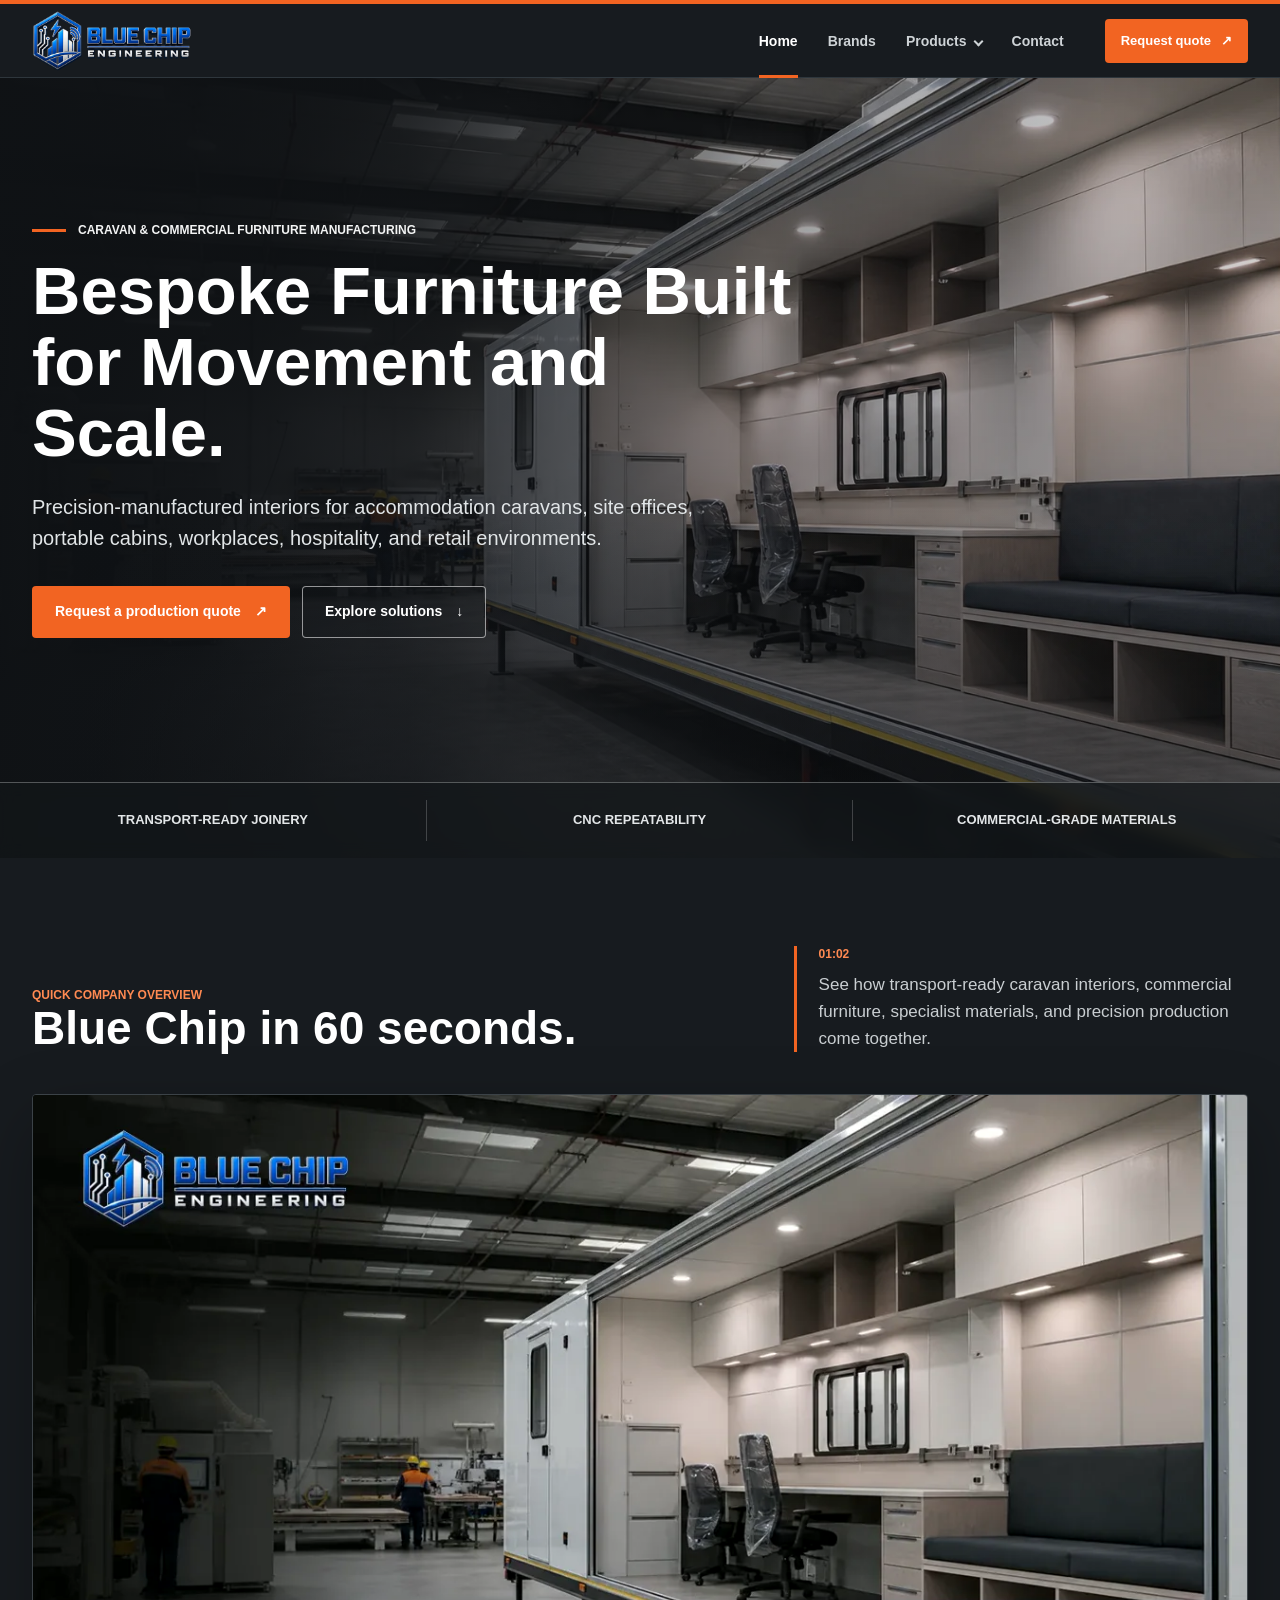
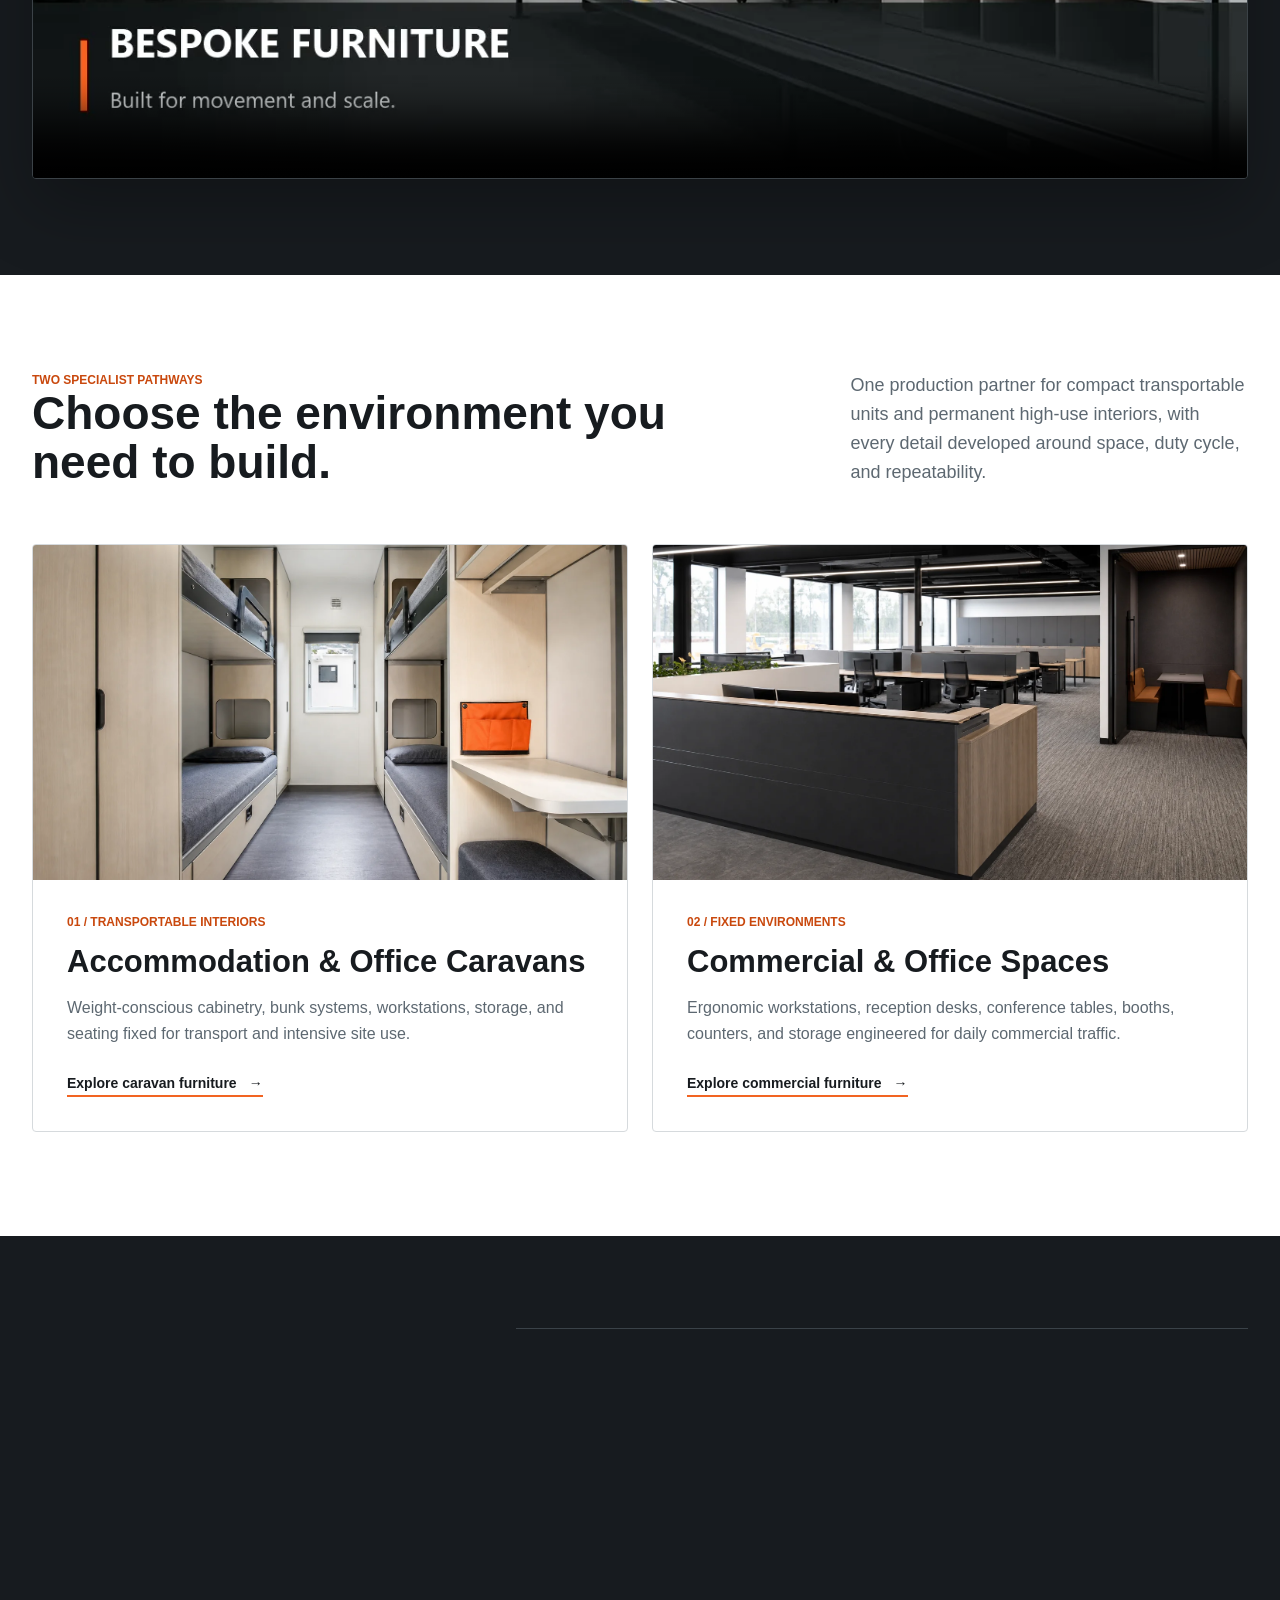
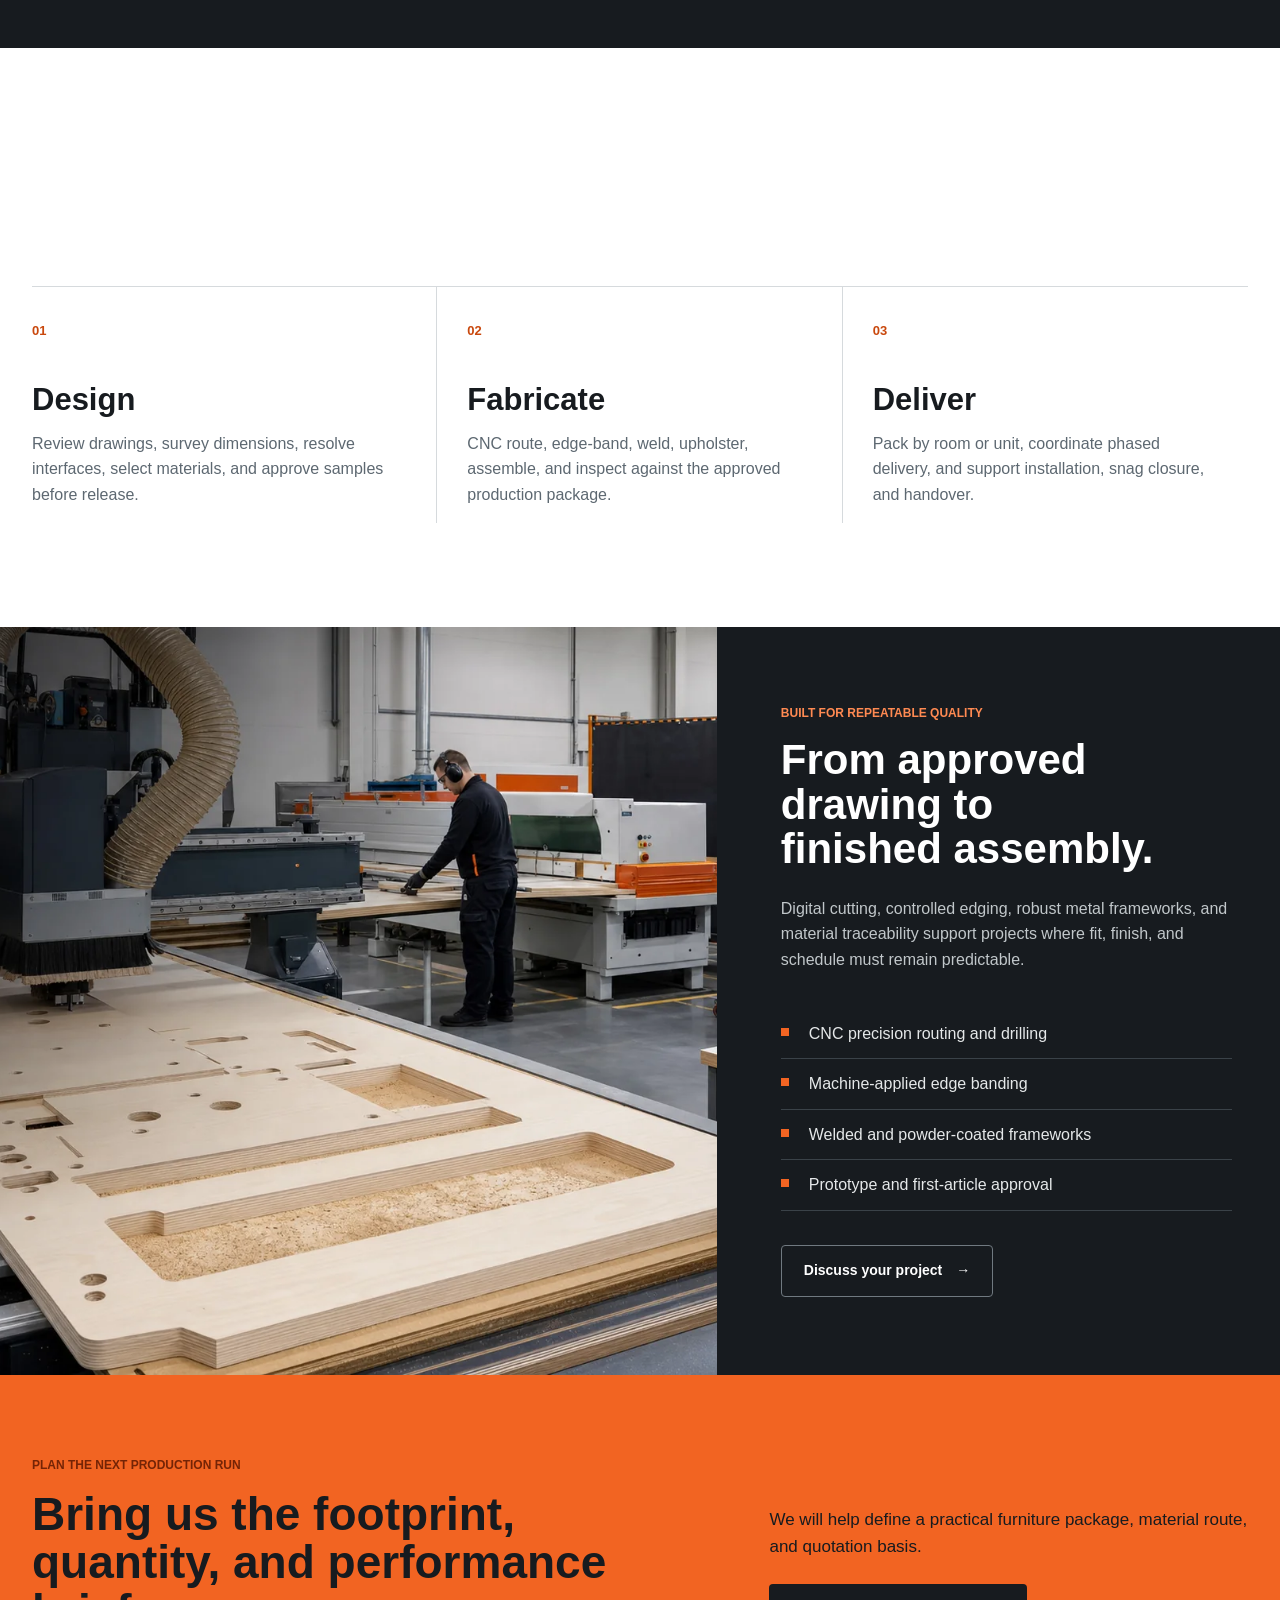
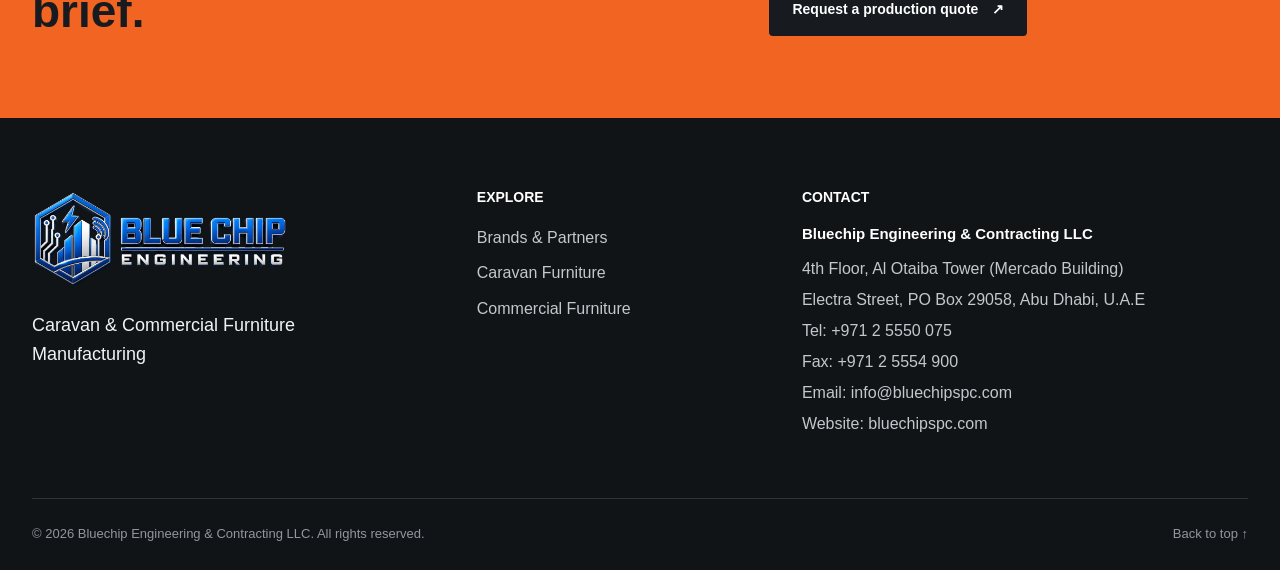
<file: index.html>
<!doctype html>
<html lang="en">
  <head>
    <meta charset="utf-8">
    <meta name="viewport" content="width=device-width, initial-scale=1">
    <title>Caravan &amp; Commercial Furniture Manufacturer | Blue Chip UAE</title>
    <meta name="description" content="Blue Chip manufactures bespoke furniture for accommodation caravans, site offices, commercial workplaces, hospitality, and retail projects in the UAE.">
    <meta name="theme-color" content="#171b1f">
    <link rel="canonical" href="https://bluechipspc.com/">
    <meta property="og:title" content="Blue Chip | Caravan &amp; Commercial Furniture Manufacturing">
    <meta property="og:description" content="Bespoke furniture built for movement and scale, from accommodation caravans to high-use commercial spaces.">
    <meta property="og:type" content="website">
    <meta property="og:url" content="https://bluechipspc.com/">
    <meta property="og:image" content="https://bluechipspc.com/assets/bluechip-caravan-manufacturing-hero.webp">
    <meta property="og:image:alt" content="A site-office caravan being fitted with bespoke furniture in a modern production facility">
    <meta name="twitter:card" content="summary_large_image">
    <link rel="icon" href="assets/favicon.png" type="image/png">
    <link rel="preload" href="assets/bluechip-caravan-manufacturing-hero.webp" as="image" type="image/webp">
    <script>document.documentElement.classList.add("js");</script>
    <link rel="stylesheet" href="styles.css">
    <script type="application/ld+json">
      {
        "@context": "https://schema.org",
        "@type": "Organization",
        "name": "Bluechip Engineering & Contracting LLC",
        "legalName": "Bluechip Engineering & Contracting LLC",
        "url": "https://bluechipspc.com/",
        "logo": "https://bluechipspc.com/assets/bluechip-logo.webp",
        "description": "Manufacturer of bespoke accommodation caravan, site-office, and commercial furniture in the UAE.",
        "email": "info@bluechipspc.com",
        "telephone": "+97125550075",
        "faxNumber": "+97125554900",
        "address": {
          "@type": "PostalAddress",
          "streetAddress": "4th Floor, Al Otaiba Tower (Mercado Building), Electra Street",
          "postOfficeBoxNumber": "29058",
          "addressLocality": "Abu Dhabi",
          "addressCountry": "AE"
        }
      }
    </script>
  </head>
  <body class="home-page">
    <a class="skip-link" href="#main-content">Skip to content</a>

    <header class="site-header" id="top">
      <div class="header-shell">
        <a class="brand" href="index.html" aria-label="Blue Chip home">
          <img src="assets/bluechip-logo.webp" alt="Blue Chip Engineering" width="1000" height="435">
        </a>

        <button class="nav-toggle" type="button" aria-label="Open navigation" aria-expanded="false" aria-controls="primary-navigation">
          <span></span><span></span><span></span>
        </button>



<nav class="site-nav"
     id="primary-navigation"
     aria-label="Primary navigation">


  <a href="index.html" aria-current="page">
    Home
  </a>

 
  <a href="brands.html">
    Brands
  </a>

  
  <div class="nav-dropdown">

    <button class="nav-dropdown-toggle"
            type="button"
            aria-haspopup="true" 
            aria-expanded="false"
            aria-controls="products-dropdown-menu">

      Products

      <span class="dropdown-chevron"
            aria-hidden="true"></span>

    </button>

    <div class="nav-dropdown-menu"
         id="products-dropdown-menu">

      
      <a href="caravan-furniture.html">
        Caravan Furniture
      </a>

      
      <a href="commercial-furniture.html">
        Commercial Furniture
      </a>

    </div>

  </div>

  
  <a href="quote-contact.html">
    Contact
  </a>

</nav>


        <a class="header-cta" href="quote-contact.html">Request quote <span aria-hidden="true">&#8599;</span></a>
      </div>
    </header>

    <main id="main-content">
      <section class="hero home-hero" aria-labelledby="hero-title">
        <div class="hero-media" aria-hidden="true">
          <img src="assets/bluechip-caravan-manufacturing-hero.webp" alt="" width="1672" height="941" fetchpriority="high">
        </div>
        <div class="hero-shade" aria-hidden="true"></div>
        <div class="page-shell hero-content reveal is-visible">
          <p class="kicker"><span></span> Caravan &amp; commercial furniture manufacturing</p>
          <h1 id="hero-title">Bespoke Furniture Built for Movement and Scale.</h1>
          <p class="hero-lead">Precision-manufactured interiors for accommodation caravans, site offices, portable cabins, workplaces, hospitality, and retail environments.</p>
          <div class="hero-actions">
            <a class="button button-primary" href="quote-contact.html">Request a production quote <span aria-hidden="true">&#8599;</span></a>
            <a class="button button-ghost" href="#sectors">Explore solutions <span aria-hidden="true">&#8595;</span></a>
          </div>
        </div>
        <div class="hero-rail" aria-label="Core manufacturing priorities">
          <span>Transport-ready joinery</span>
          <span>CNC repeatability</span>
          <span>Commercial-grade materials</span>
        </div>
      </section>

      <section class="promo-section section-dark" id="overview-video" aria-labelledby="promo-title">
        <div class="page-shell">
          <div class="promo-heading reveal">
            <div>
              <p class="eyebrow eyebrow-light">Quick company overview</p>
              <h2 id="promo-title">Blue Chip in 60 seconds.</h2>
            </div>
            <div class="promo-intro">
              <span class="promo-runtime">01:02</span>
              <p>See how transport-ready caravan interiors, commercial furniture, specialist materials, and precision production come together.</p>
            </div>
          </div>
          <figure class="promo-media reveal">
            <video
              id="promo-video"
              controls
              loop
              muted
              playsinline
              preload="metadata"
              poster="assets/bluechip-promo-poster.webp"
              aria-label="Blue Chip caravan and commercial furniture manufacturing overview"
            >
              <source src="assets/bluechip-manufacturing-promo.mp4" type="video/mp4">
              <a href="assets/bluechip-manufacturing-promo.mp4">View the Blue Chip promotional video</a>
            </video>
            <figcaption class="sr-only">A 62-second visual overview of Blue Chip accommodation caravans, site offices, commercial furniture, hospitality fit-outs, and CNC manufacturing.</figcaption>
          </figure>
        </div>
      </section>

      <section class="sector-pathways section" id="sectors" aria-labelledby="sector-title">
        <div class="page-shell">
          <div class="section-heading reveal">
            <div>
              <p class="eyebrow">Two specialist pathways</p>
              <h2 id="sector-title">Choose the environment you need to build.</h2>
            </div>
            <p>One production partner for compact transportable units and permanent high-use interiors, with every detail developed around space, duty cycle, and repeatability.</p>
          </div>

          <div class="pathway-grid">
            <article class="pathway-card reveal">
              <a class="pathway-media" href="caravan-furniture.html" aria-label="Explore accommodation and office caravan furniture">
                <img src="assets/accommodation-caravan-interior.webp" alt="Space-efficient bunk beds, storage, and a desk inside an accommodation caravan" width="1536" height="1024" loading="lazy">
              </a>
              <div class="pathway-copy">
                <p class="pathway-number">01 / Transportable interiors</p>
                <h3>Accommodation &amp; Office Caravans</h3>
                <p>Weight-conscious cabinetry, bunk systems, workstations, storage, and seating fixed for transport and intensive site use.</p>
                <a class="text-link" href="caravan-furniture.html">Explore caravan furniture <span aria-hidden="true">&#8594;</span></a>
              </div>
            </article>

            <article class="pathway-card reveal">
              <a class="pathway-media" href="commercial-furniture.html" aria-label="Explore commercial and office furniture">
                <img src="assets/commercial-furniture-fitout.webp" alt="Custom reception desk, modular workstations, storage, and collaboration booth" width="1536" height="1024" loading="lazy">
              </a>
              <div class="pathway-copy">
                <p class="pathway-number">02 / Fixed environments</p>
                <h3>Commercial &amp; Office Spaces</h3>
                <p>Ergonomic workstations, reception desks, conference tables, booths, counters, and storage engineered for daily commercial traffic.</p>
                <a class="text-link" href="commercial-furniture.html">Explore commercial furniture <span aria-hidden="true">&#8594;</span></a>
              </div>
            </article>
          </div>
        </div>
      </section>

      <section class="value-band section-dark" aria-labelledby="value-title">
        <div class="page-shell value-layout">
          <div class="value-heading reveal">
            <p class="eyebrow eyebrow-light">Manufacturing discipline</p>
            <h2 id="value-title">Designed around the real constraints of your project.</h2>
          </div>
          <div class="value-grid">
            <article class="value-item reveal">
              <span class="value-index">01</span>
              <h3>Space, resolved</h3>
              <p>Millimetre-aware layouts turn narrow footprints, corners, and service zones into usable storage and comfortable working space.</p>
            </article>
            <article class="value-item reveal">
              <span class="value-index">02</span>
              <h3>Duty, engineered</h3>
              <p>Substrates, fixings, edge protection, upholstery, and steelwork are selected against movement, moisture, cleaning, and daily wear.</p>
            </article>
            <article class="value-item reveal">
              <span class="value-index">03</span>
              <h3>Volume, controlled</h3>
              <p>CNC production files, approved samples, and inspection checkpoints keep dimensions and finishes consistent from one unit to a full rollout.</p>
            </article>
          </div>
        </div>
      </section>

      <section class="process section" aria-labelledby="process-title">
        <div class="page-shell">
          <div class="section-heading compact reveal">
            <div>
              <p class="eyebrow">A controlled route to production</p>
              <h2 id="process-title">Design. Fabricate. Deliver.</h2>
            </div>
            <p>Our process turns your layouts, quantities, specifications, and finish expectations into production-ready furniture packages.</p>
          </div>

          <ol class="process-list">
            <li class="process-step reveal">
              <span>01</span>
              <div><h3>Design</h3><p>Review drawings, survey dimensions, resolve interfaces, select materials, and approve samples before release.</p></div>
            </li>
            <li class="process-step reveal">
              <span>02</span>
              <div><h3>Fabricate</h3><p>CNC route, edge-band, weld, upholster, assemble, and inspect against the approved production package.</p></div>
            </li>
            <li class="process-step reveal">
              <span>03</span>
              <div><h3>Deliver</h3><p>Pack by room or unit, coordinate phased delivery, and support installation, snag closure, and handover.</p></div>
            </li>
          </ol>
        </div>
      </section>

      <section class="capability-feature" aria-labelledby="capability-title">
        <div class="capability-image reveal">
          <img src="assets/cnc-furniture-manufacturing.webp" alt="CNC routing, edge banding, and steel framework fabrication in a furniture workshop" width="1672" height="941" loading="lazy">
        </div>
        <div class="capability-copy section-dark reveal">
          <p class="eyebrow eyebrow-light">Built for repeatable quality</p>
          <h2 id="capability-title">From approved drawing to finished assembly.</h2>
          <p>Digital cutting, controlled edging, robust metal frameworks, and material traceability support projects where fit, finish, and schedule must remain predictable.</p>
          <ul class="check-list">
            <li>CNC precision routing and drilling</li>
            <li>Machine-applied edge banding</li>
            <li>Welded and powder-coated frameworks</li>
            <li>Prototype and first-article approval</li>
          </ul>
          <a class="button button-outline-light"
   href="quote-contact.html">
  Discuss your project
  <span aria-hidden="true">&#8594;</span>
</a>
        </div>
      </section>

      <section class="cta-band" aria-labelledby="cta-title">
        <div class="page-shell cta-layout reveal">
          <div>
            <p class="eyebrow">Plan the next production run</p>
            <h2 id="cta-title">Bring us the footprint, quantity, and performance brief.</h2>
          </div>
          <div class="cta-action">
            <p>We will help define a practical furniture package, material route, and quotation basis.</p>
            <a class="button button-dark" href="quote-contact.html">Request a production quote <span aria-hidden="true">&#8599;</span></a>
          </div>
        </div>
      </section>
    </main>

    <footer class="site-footer">
      <div class="page-shell footer-grid">
        <div class="footer-brand">
          <img src="assets/bluechip-logo.webp" alt="Blue Chip Engineering" width="1000" height="435" loading="lazy">
          <p>Caravan &amp; Commercial Furniture Manufacturing</p>
        </div>
        
<div class="footer-column">
  <h2>Explore</h2>

  <a href="brands.html">
    Brands &amp; Partners
  </a>

  <a href="caravan-furniture.html">
    Caravan Furniture
  </a>

  <a href="commercial-furniture.html">
    Commercial Furniture
  </a>

</div>

        <div class="footer-column footer-contact">
          <h2>Contact</h2>
          <strong>Bluechip Engineering &amp; Contracting LLC</strong>
          <span>4th Floor, Al Otaiba Tower (Mercado Building)</span>
          <span>Electra Street, PO Box 29058, Abu Dhabi, U.A.E</span>
          <a href="tel:+97125550075">Tel: +971 2 5550 075</a>
          <a href="fax:+97125554900">Fax: +971 2 5554 900</a>
          <a href="mailto:info@bluechipspc.com">Email: info@bluechipspc.com</a>
          <a href="https://bluechipspc.com/">Website: bluechipspc.com</a>
        </div>
      </div>
      <div class="page-shell footer-base"><span>&copy; 2026 Bluechip Engineering &amp; Contracting LLC. All rights reserved.</span><a href="#top">Back to top <span aria-hidden="true">&#8593;</span></a></div>
    </footer>

    <script src="script.js" defer></script>
  </body>
</html>
</file>
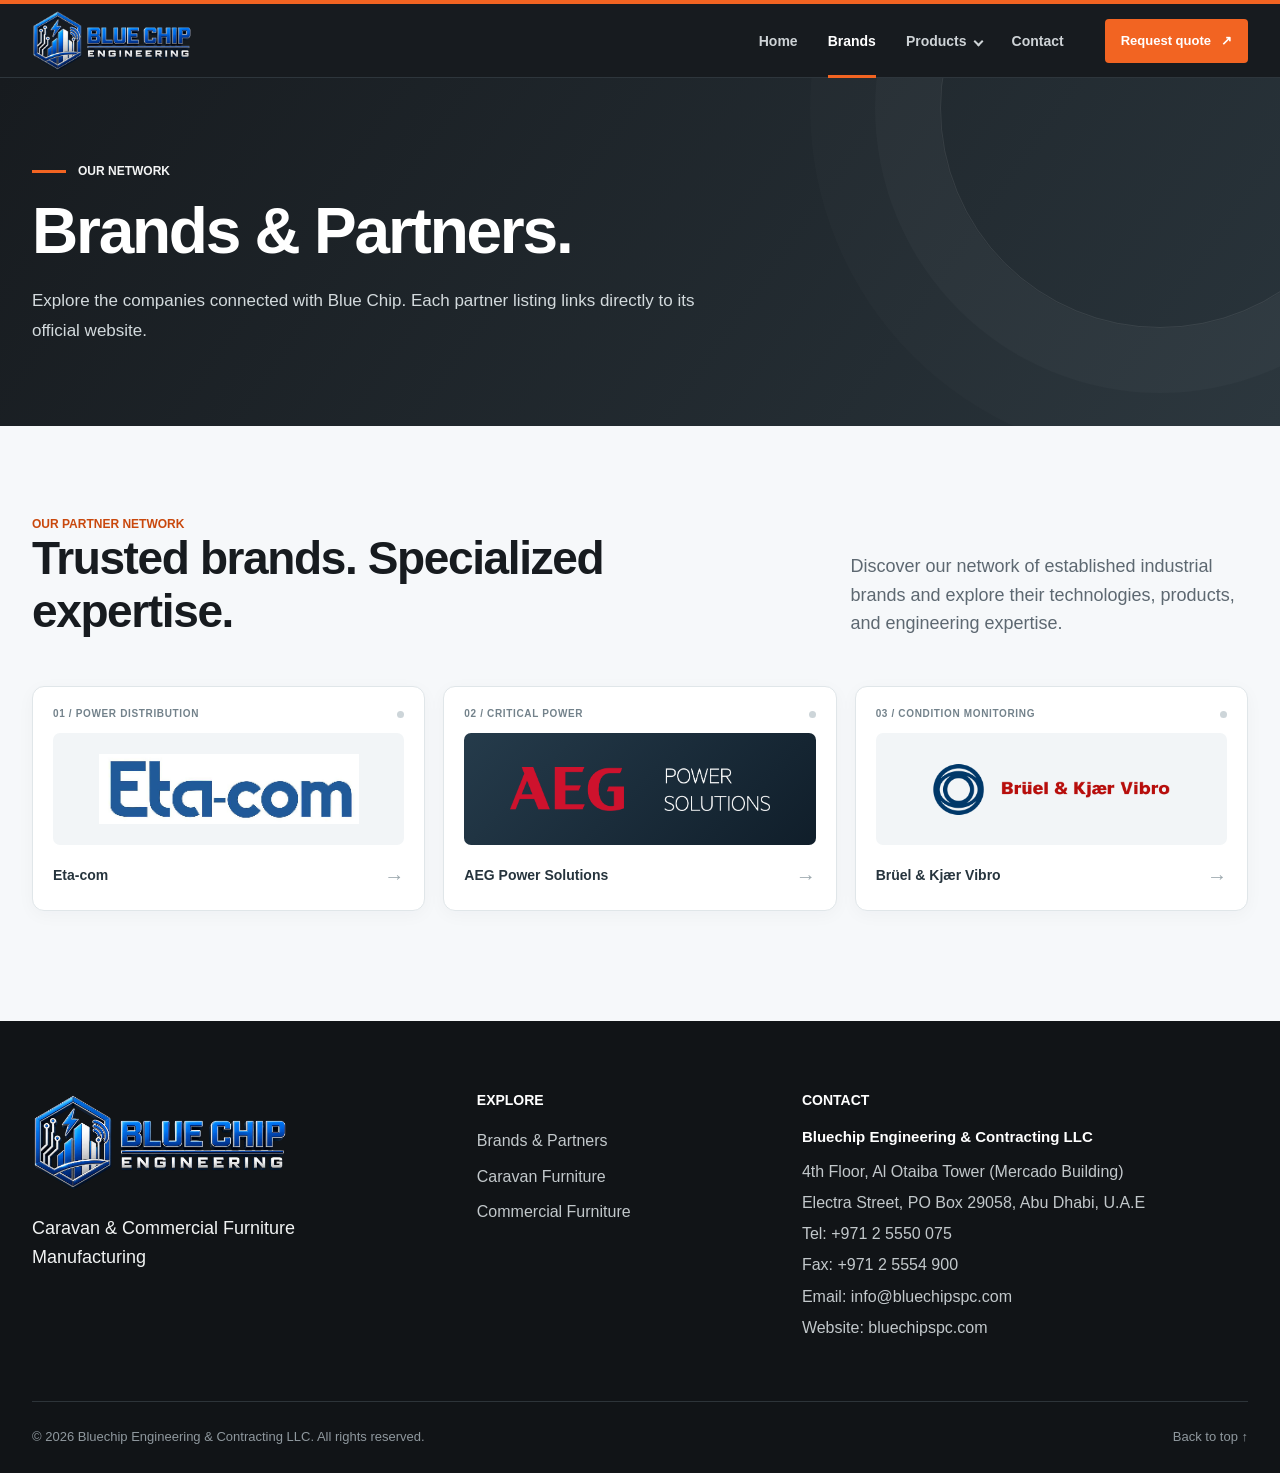
<file: brands.html>
<!doctype html>
<html lang="en">
<head>
  <meta charset="utf-8">
  <meta name="viewport" content="width=device-width, initial-scale=1">

  <title>Brands &amp; Partners | Blue Chip UAE</title>

  <meta name="description"
        content="Explore the brands and partner companies of Bluechip Engineering & Contracting LLC in the UAE.">

  <meta name="theme-color" content="#171b1f">
  <link rel="canonical" href="https://bluechipspc.com/brands.html">

  <meta property="og:title" content="Brands &amp; Partners | Blue Chip">
  <meta property="og:description"
        content="Discover the brands and companies associated with Blue Chip.">
  <meta property="og:type" content="website">
  <meta property="og:url" content="https://bluechipspc.com/brands.html">

  <link rel="icon" href="assets/favicon.png" type="image/png">

  <script>
    document.documentElement.classList.add("js");
  </script>

  <link rel="stylesheet" href="styles.css">

  
  <style>
    .brands-page .partner-card {
      min-height: 390px;
    }

    .brands-page .partner-logo {
      font-size: clamp(21px, 2vw, 29px);
      font-weight: 800;
      letter-spacing: -0.02em;
    }

    .brands-page .partner-card-bottom {
      display: block;
    }

    .brands-page .partner-card-bottom h3 {
      margin: 0 0 10px;
      font-size: 21px;
    }

    .brands-page .partner-card-bottom p {
      margin: 0 0 22px;
      color: var(--slate, #5d6871);
      font-size: 15px;
      line-height: 1.65;
    }

    .brands-page .partner-category {
      display: block;
      margin-bottom: 8px;
      color: var(--orange-dark, #c9480d);
      font-size: 11px;
      font-weight: 750;
      letter-spacing: 0.07em;
      text-transform: uppercase;
    }

    .brands-page .partner-card-link {
      display: inline-block;
    }
  </style>
</head>

<body class="brands-page">

  <a class="skip-link" href="#main-content">
    Skip to content
  </a>

  
  <header class="site-header" id="top">
    <div class="header-shell">

      
      <a class="brand" href="index.html"
         aria-label="Blue Chip home">
        <img src="assets/bluechip-logo.webp"
             alt="Blue Chip Engineering"
             width="1000"
             height="435">
      </a>

      
      <button class="nav-toggle"
              type="button"
              aria-label="Open navigation"
              aria-expanded="false"
              aria-controls="primary-navigation">
        <span></span>
        <span></span>
        <span></span>
      </button>

     
      <nav class="site-nav"
           id="primary-navigation"
           aria-label="Primary navigation">

        <a href="index.html">Home</a>

        <a href="brands.html"
           aria-current="page">Brands</a>

       
        <div class="nav-dropdown">

          <button class="nav-dropdown-toggle"
                  type="button"
                  aria-haspopup="true"
                  aria-expanded="false"
                  aria-controls="products-dropdown-menu">
            Products
            <span class="dropdown-chevron"
                  aria-hidden="true"></span>
          </button>

          <div class="nav-dropdown-menu"
               id="products-dropdown-menu">

            <a href="caravan-furniture.html">
              Caravan Furniture
            </a>

            <a href="commercial-furniture.html">
              Commercial Furniture
            </a>

          </div>
        </div>

        <a href="quote-contact.html">Contact</a>

      </nav>

      
      <a class="header-cta" href="quote-contact.html">
        Request quote
        <span aria-hidden="true">&#8599;</span>
      </a>

    </div>
  </header>

 
  <main id="main-content">

    <section class="brands-hero section-dark"
             aria-labelledby="brands-title">

      <div class="page-shell brands-hero-layout">

        <p class="kicker">
          <span></span> Our network
        </p>

        <h1 id="brands-title">
          Brands &amp; Partners.
        </h1>

        <p>
          Explore the companies connected with Blue Chip.
          Each partner listing links directly to its
          official website.
        </p>

      </div>
    </section>

    
  

<section class="section brand-spotlight-section"
         aria-labelledby="partners-title">

  <div class="page-shell">

    <div class="section-heading compact reveal">

      <div>
        <p class="eyebrow">Our partner network</p>

        <h2 id="partners-title">
          Trusted brands. Specialized expertise.
        </h2>
      </div>

      <p>
        Discover our network of established industrial
        brands and explore their technologies,
        products, and engineering expertise.
      </p>

    </div>

    <div class="brand-spotlight">

      <div class="brand-selector"
           role="group"
     aria-label="Partner brands">

        <button class="brand-tab is-active"
                id="brand-tab-etacom"
                type="button"
                role="tab"
                aria-selected="true"
                aria-controls="brand-panel-etacom"
                tabindex="0">

          <span class="brand-tab-top">
            <span>01 / POWER DISTRIBUTION</span>
            <span class="brand-tab-indicator"></span>
          </span>

          <span class="brand-tab-logo">
            <img src="assets/etacom.png"
                 alt=""
                 loading="lazy">
          </span>

          <span class="brand-tab-bottom">
            Eta-com
            <span aria-hidden="true">&#8594;</span>
          </span>

        </button>

        <button class="brand-tab"
                id="brand-tab-aeg"
                type="button"
                role="tab"
                aria-selected="false"
                aria-controls="brand-panel-aeg"
                tabindex="-1">

          <span class="brand-tab-top">
            <span>02 / CRITICAL POWER</span>
            <span class="brand-tab-indicator"></span>
          </span>

          <span class="brand-tab-logo brand-tab-logo-dark">
            <img src="assets/aegps-logo-1.png"
                 alt=""
                 loading="lazy">
          </span>

          <span class="brand-tab-bottom">
            AEG Power Solutions
            <span aria-hidden="true">&#8594;</span>
          </span>

        </button>

        <button class="brand-tab"
                id="brand-tab-bkvibro"
                type="button"
                role="tab"
                aria-selected="false"
                aria-controls="brand-panel-bkvibro"
                tabindex="-1">

          <span class="brand-tab-top">
            <span>03 / CONDITION MONITORING</span>
            <span class="brand-tab-indicator"></span>
          </span>

          <span class="brand-tab-logo">
            <img src="assets/BKVIBRO.png"
                 alt=""
                 loading="lazy">
          </span>

          <span class="brand-tab-bottom">
            Brüel &amp; Kjær Vibro
            <span aria-hidden="true">&#8594;</span>
          </span>

        </button>

      </div>

      <div class="brand-spotlight-panels">

        <div class="brand-detail"
             id="brand-panel-etacom"
             role="tabpanel"
             aria-labelledby="brand-tab-etacom"
             tabindex="0">

          <div class="brand-detail-main">

            <span class="brand-detail-kicker">
              FEATURED BRAND / 01
            </span>

            <h3>Eta-com</h3>

            <p class="brand-detail-subtitle">
              Advanced Electrical Distribution Solutions
            </p>

            <p class="brand-detail-description">
              Eta-com specializes in the manufacturing
              of prefabricated cast-resin insulated
              busbar systems designed for reliable
              electrical power distribution. Its
              solutions support industrial facilities,
              infrastructure developments, and
              demanding electrical installations.
            </p>

            <a class="brand-detail-link"
               href="https://etacomcs.com/"
               target="_blank"
               rel="noopener noreferrer">

              Visit official website
              <span aria-hidden="true">&#8599;</span>

            </a>

          </div>

          <div class="brand-detail-aside">

            <span class="brand-aside-label">
              AREAS OF EXPERTISE
            </span>

            <div class="brand-expertise-list">

              <div class="brand-expertise">
                <span>01</span>
                <p>Cast-Resin Busbar Systems</p>
              </div>

              <div class="brand-expertise">
                <span>02</span>
                <p>Electrical Power Distribution</p>
              </div>

              <div class="brand-expertise">
                <span>03</span>
                <p>Industrial &amp; Infrastructure Applications</p>
              </div>

            </div>

            <div class="brand-detail-count">
              <strong>01</strong>
              <span>/ 03 PARTNERS</span>
            </div>

          </div>

        </div>

        <div class="brand-detail"
             id="brand-panel-aeg"
             role="tabpanel"
             aria-labelledby="brand-tab-aeg"
             tabindex="0"
             hidden>

          <div class="brand-detail-main">

            <span class="brand-detail-kicker">
              FEATURED BRAND / 02
            </span>

            <h3>AEG Power Solutions</h3>

            <p class="brand-detail-subtitle">
              Reliable Power for Critical Applications
            </p>

            <p class="brand-detail-description">
              AEG Power Solutions provides industrial
              uninterruptible power supply systems,
              power conversion technologies, and
              energy storage solutions. Its technologies
              help protect critical operations, improve
              power reliability, and support the
              transition toward sustainable energy.
            </p>

            <a class="brand-detail-link"
               href="https://www.aegps.com/en/"
               target="_blank"
               rel="noopener noreferrer">

              Visit official website
              <span aria-hidden="true">&#8599;</span>

            </a>

          </div>

          <div class="brand-detail-aside">

            <span class="brand-aside-label">
              AREAS OF EXPERTISE
            </span>

            <div class="brand-expertise-list">

              <div class="brand-expertise">
                <span>01</span>
                <p>Industrial UPS Systems</p>
              </div>

              <div class="brand-expertise">
                <span>02</span>
                <p>Power Conversion Technologies</p>
              </div>

              <div class="brand-expertise">
                <span>03</span>
                <p>Energy Storage Solutions</p>
              </div>

            </div>

            <div class="brand-detail-count">
              <strong>02</strong>
              <span>/ 03 PARTNERS</span>
            </div>

          </div>

        </div>

        <div class="brand-detail"
             id="brand-panel-bkvibro"
             role="tabpanel"
             aria-labelledby="brand-tab-bkvibro"
             tabindex="0"
             hidden>

          <div class="brand-detail-main">

            <span class="brand-detail-kicker">
              FEATURED BRAND / 03
            </span>

            <h3>Brüel &amp; Kjær Vibro</h3>

            <p class="brand-detail-subtitle">
              Intelligent Machinery Monitoring Solutions
            </p>

            <p class="brand-detail-description">
              Brüel &amp; Kjær Vibro develops advanced
              vibration monitoring, machine protection,
              and condition monitoring technologies.
              Its solutions help industrial operators
              monitor rotating machinery, identify
              developing equipment issues, and
              improve operational reliability.
            </p>

            <a class="brand-detail-link"
               href="https://www.bkvibro.com/"
               target="_blank"
               rel="noopener noreferrer">

              Visit official website
              <span aria-hidden="true">&#8599;</span>

            </a>

          </div>

          <div class="brand-detail-aside">

            <span class="brand-aside-label">
              AREAS OF EXPERTISE
            </span>

            <div class="brand-expertise-list">

              <div class="brand-expertise">
                <span>01</span>
                <p>Vibration Sensors &amp; Monitoring</p>
              </div>

              <div class="brand-expertise">
                <span>02</span>
                <p>Machinery Protection Systems</p>
              </div>

              <div class="brand-expertise">
                <span>03</span>
                <p>Condition Monitoring Technologies</p>
              </div>

            </div>

            <div class="brand-detail-count">
              <strong>03</strong>
              <span>/ 03 PARTNERS</span>
            </div>

          </div>

        </div>

      </div>

    </div>

  </div>

</section>



  </main>


  <footer class="site-footer">

    <div class="page-shell footer-grid">

      <div class="footer-brand">

        <img src="assets/bluechip-logo.webp"
             alt="Blue Chip Engineering"
             width="1000"
             height="435"
             loading="lazy">

        <p>
          Caravan &amp; Commercial Furniture Manufacturing
        </p>

      </div>

  
      <div class="footer-column">

        <h2>Explore</h2>

        <a href="brands.html">
          Brands &amp; Partners
        </a>

        <a href="caravan-furniture.html">
          Caravan Furniture
        </a>

        <a href="commercial-furniture.html">
          Commercial Furniture
        </a>

      </div>

     
      <div class="footer-column footer-contact">

        <h2>Contact</h2>

        <strong>
          Bluechip Engineering &amp; Contracting LLC
        </strong>

        <span>
          4th Floor, Al Otaiba Tower (Mercado Building)
        </span>

        <span>
          Electra Street, PO Box 29058,
          Abu Dhabi, U.A.E
        </span>

        <a href="tel:+97125550075">
          Tel: +971 2 5550 075
        </a>

        <a href="fax:+97125554900">
          Fax: +971 2 5554 900
        </a>

        <a href="mailto:info@bluechipspc.com">
          Email: info@bluechipspc.com
        </a>

        <a href="https://bluechipspc.com/">
          Website: bluechipspc.com
        </a>

      </div>
    </div>

    
    <div class="page-shell footer-base">

      <span>
        &copy; 2026 Bluechip Engineering &amp;
        Contracting LLC. All rights reserved.
      </span>

      <a href="#top">
        Back to top
        <span aria-hidden="true">&#8593;</span>
      </a>

    </div>
  </footer>

 
  <script src="script.js" defer></script>

</body>
</html>
</file>
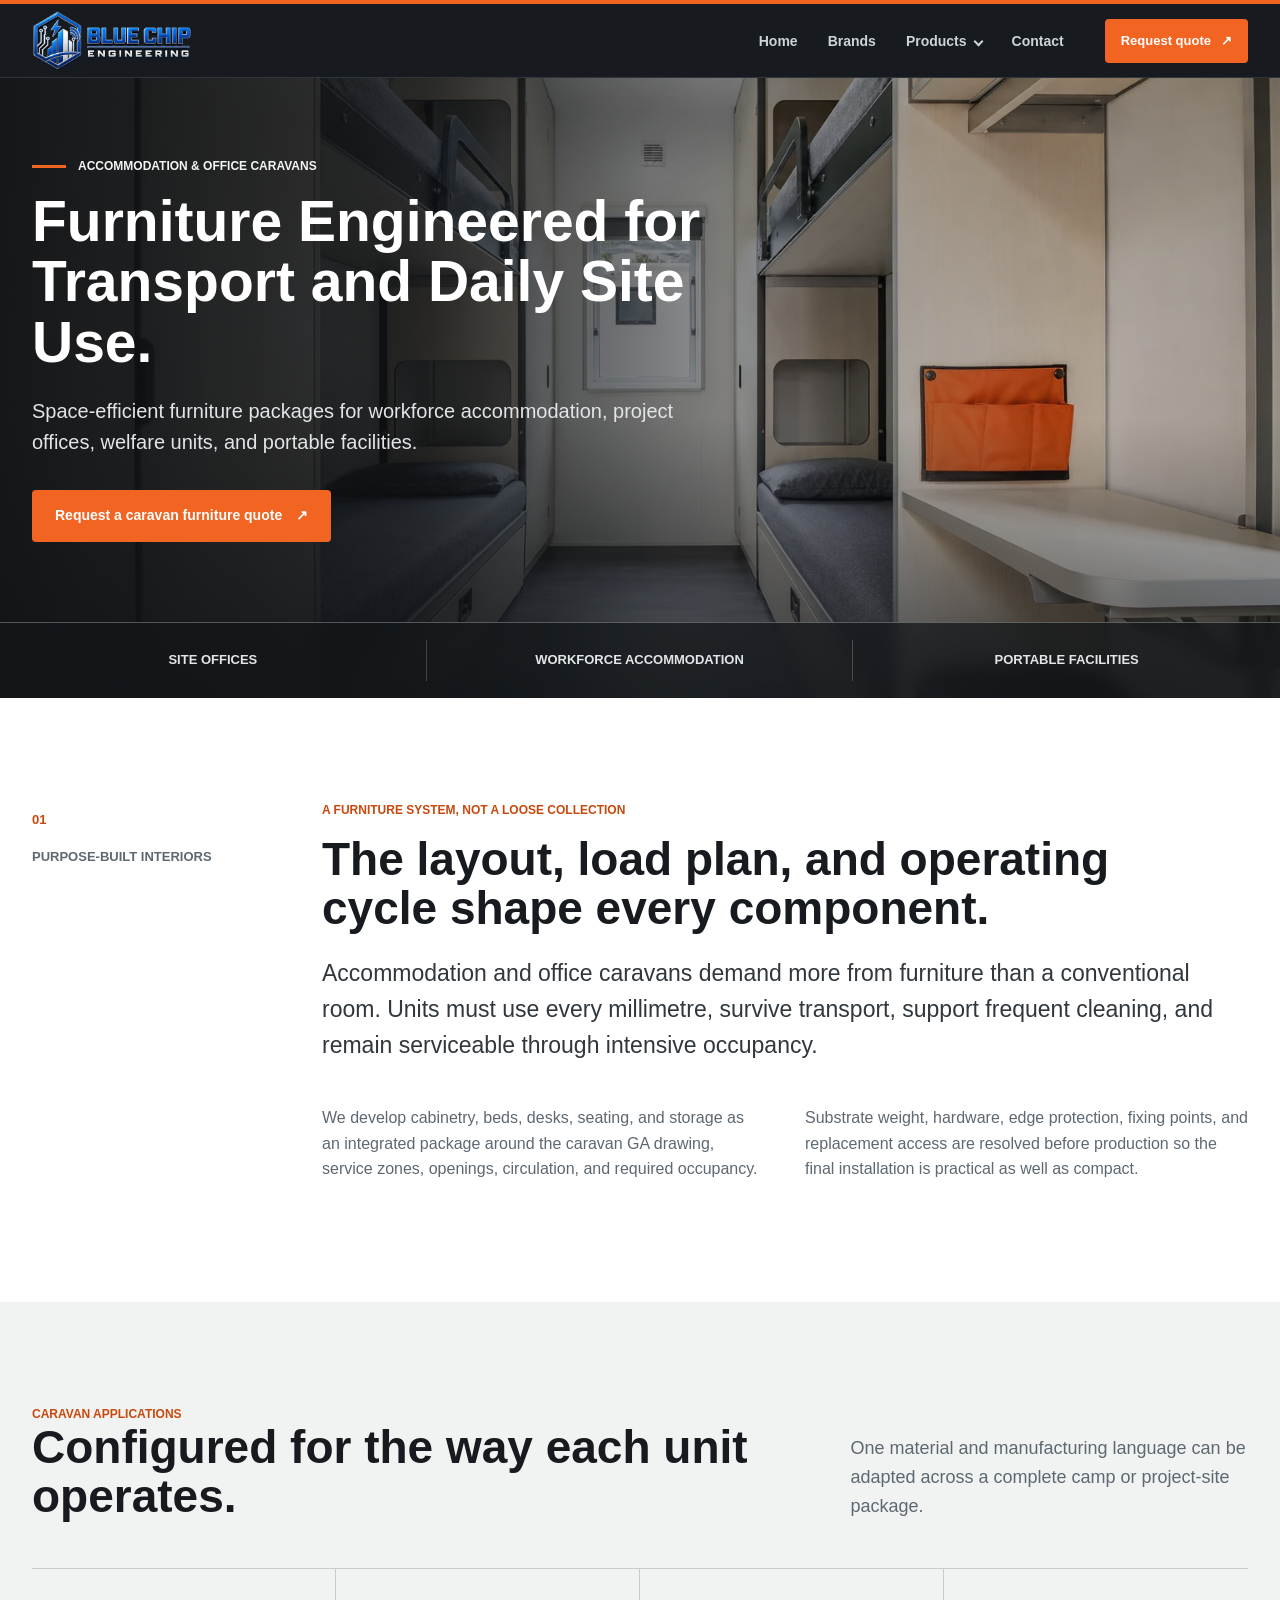
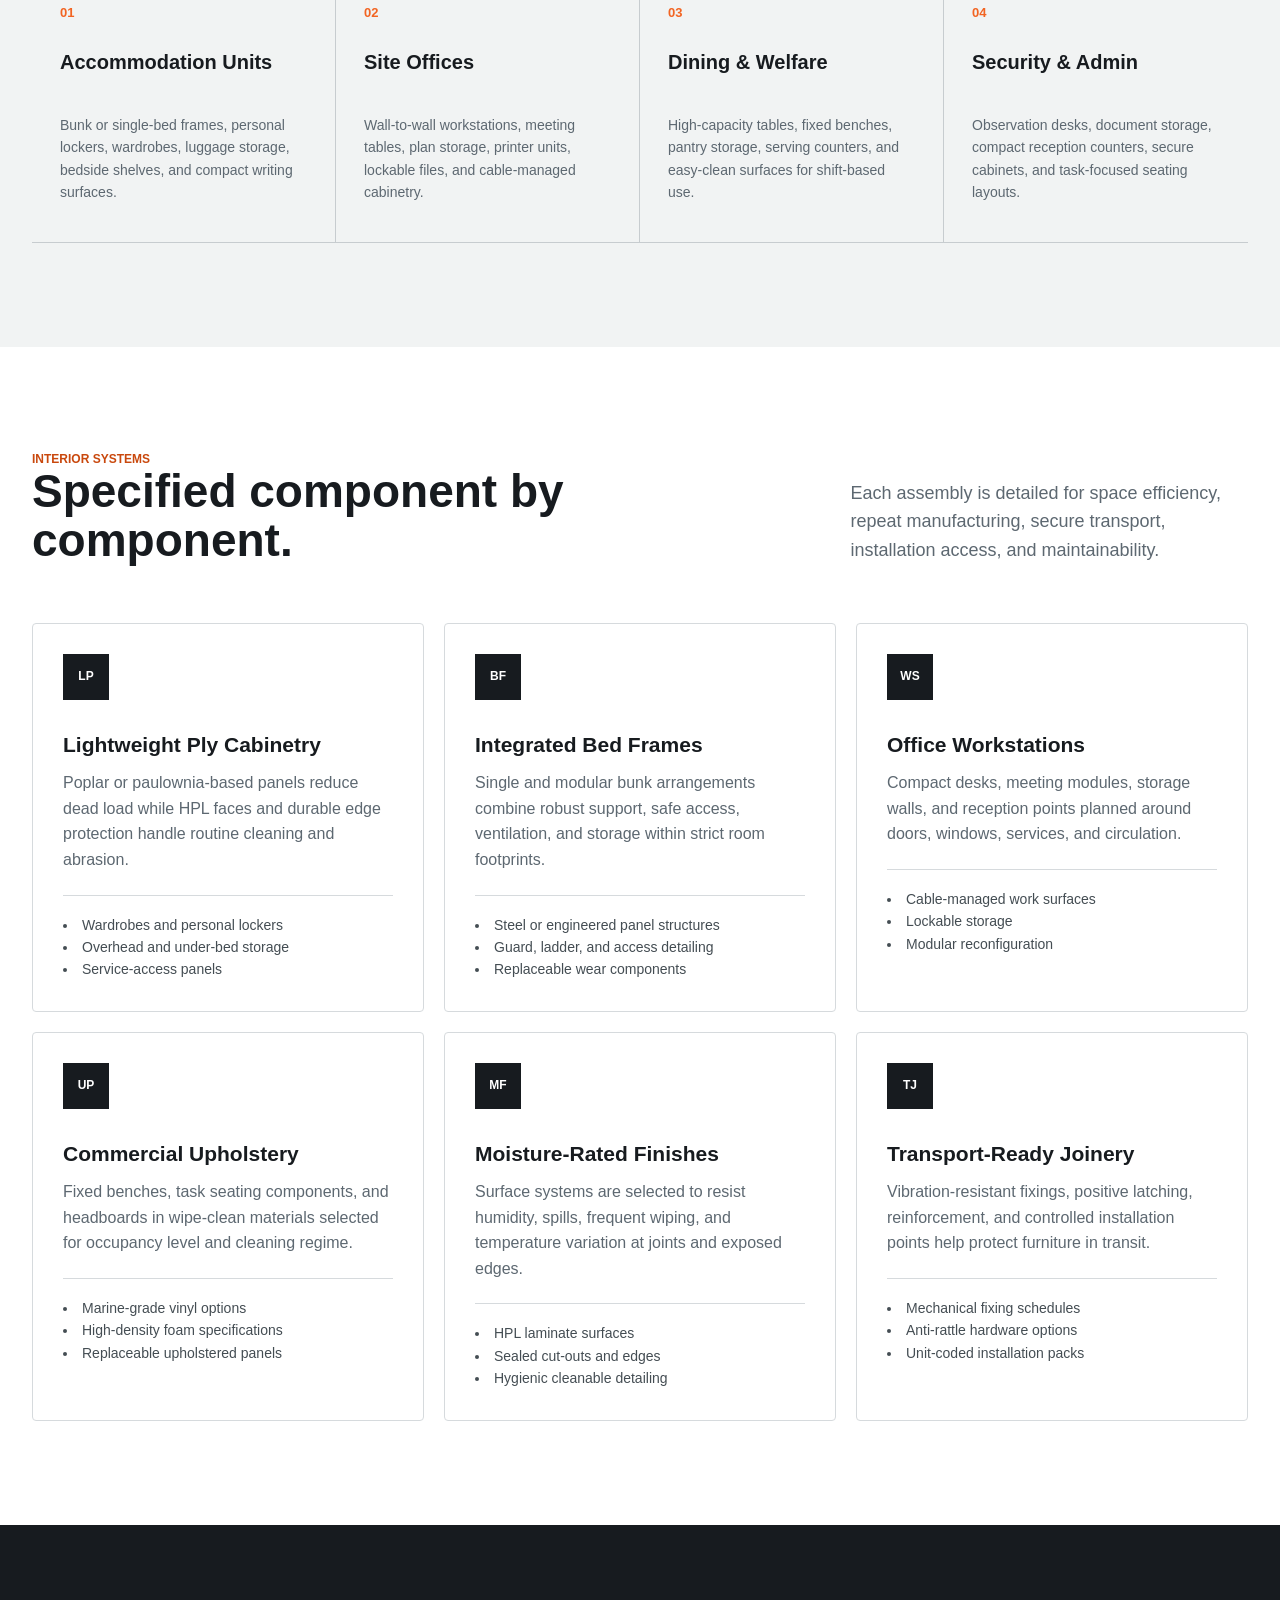
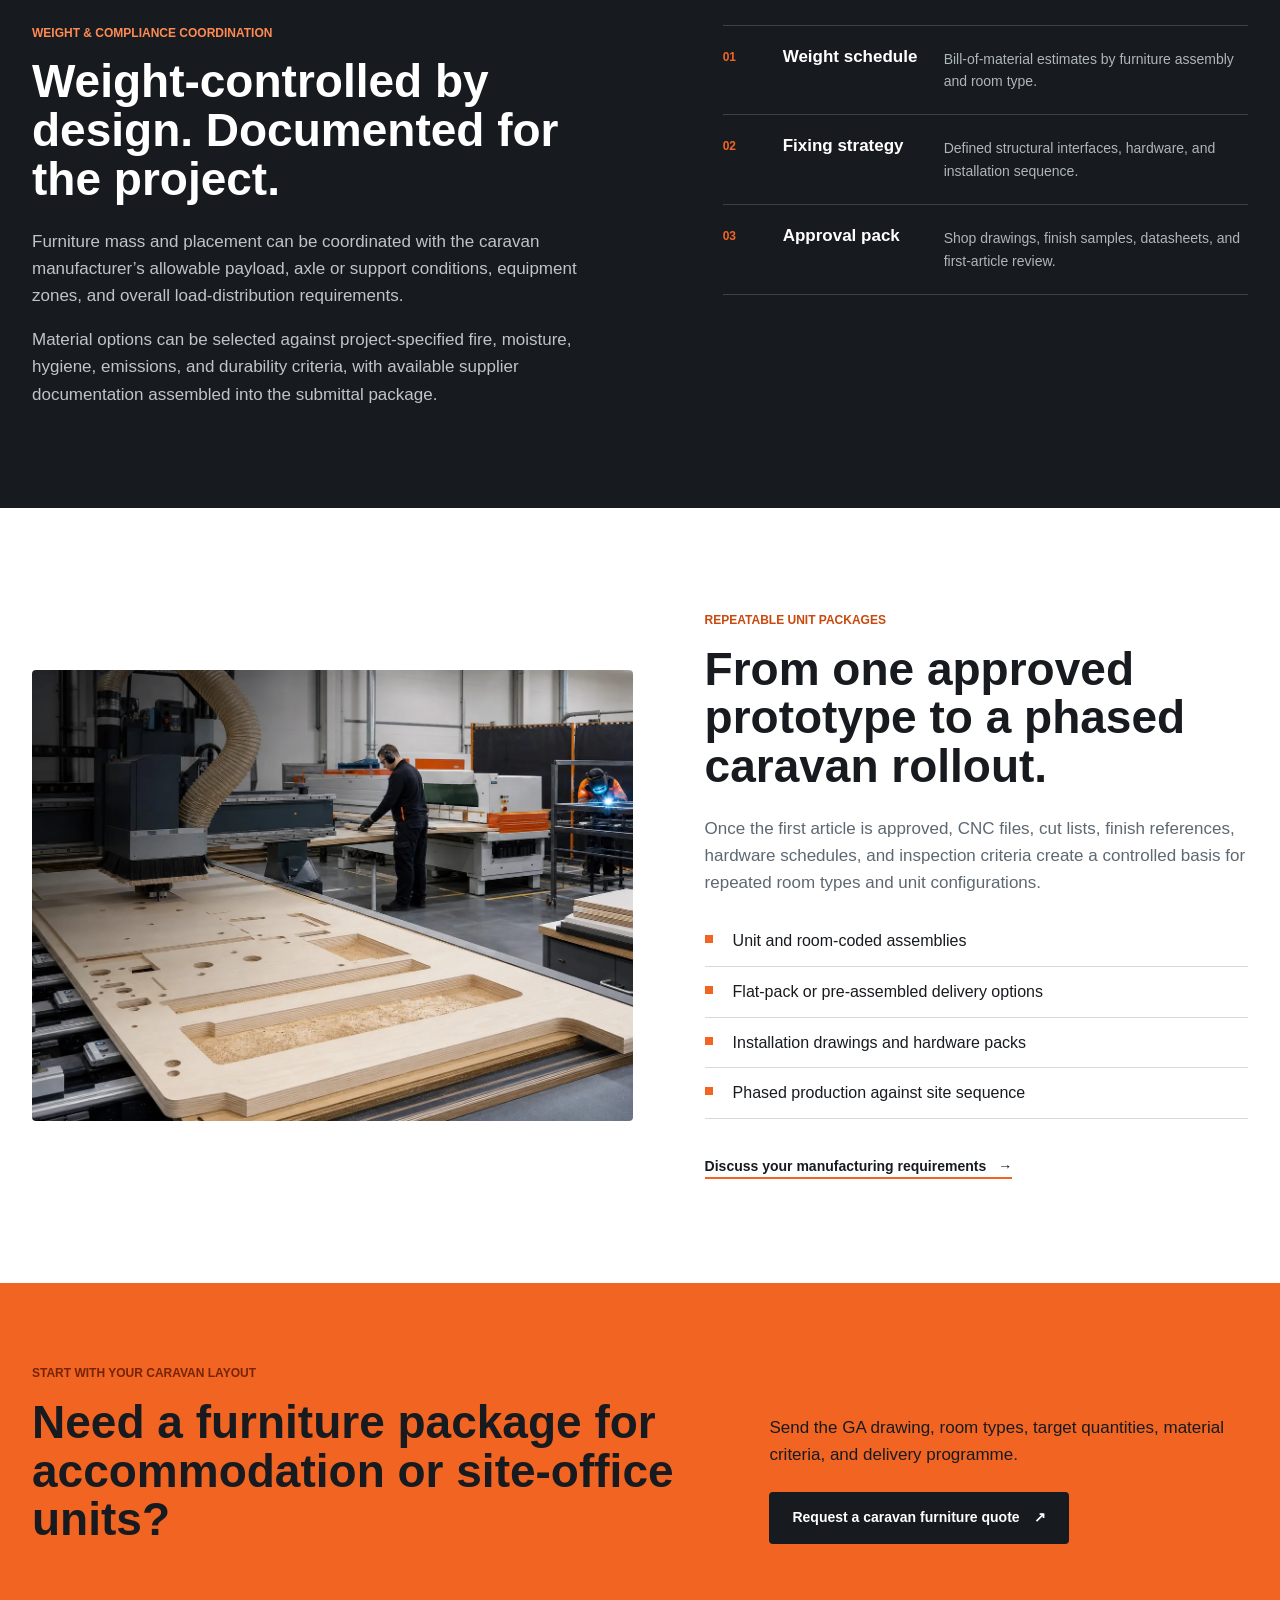
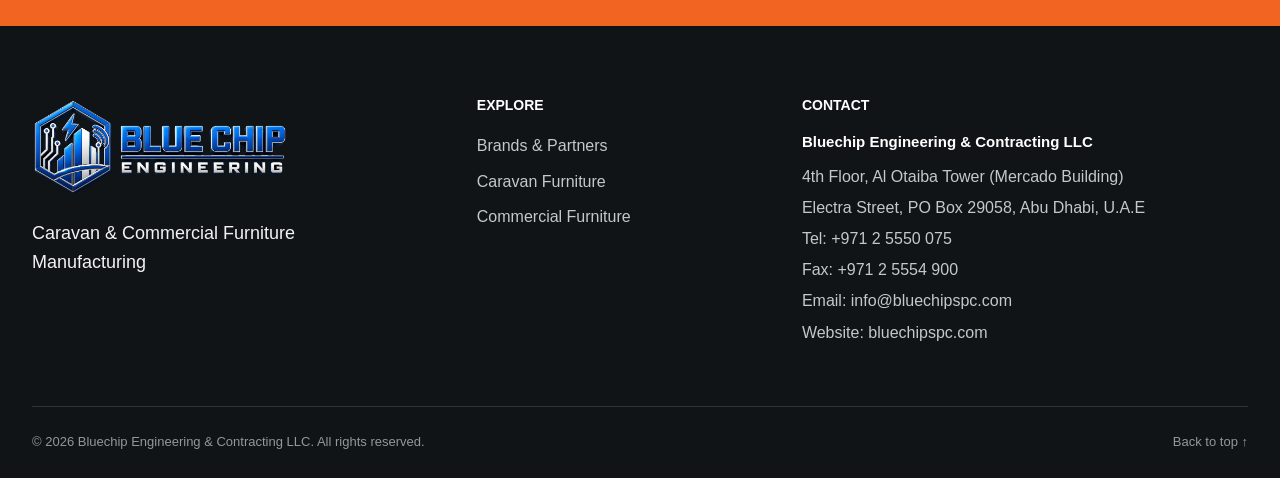
<file: caravan-furniture.html>
<!doctype html>
<html lang="en">
<head>
  <meta charset="utf-8">
  <meta name="viewport" content="width=device-width, initial-scale=1">

  <title>Accommodation &amp; Office Caravan Furniture | Blue Chip UAE</title>

  <meta name="description" content="Custom furniture for accommodation caravans, site offices, portable cabins, and workforce facilities, engineered for transport, moisture, weight, and daily use.">
  <meta name="theme-color" content="#171b1f">

  <link rel="canonical" href="https://bluechipspc.com/caravan-furniture.html">

  <meta property="og:title" content="Accommodation &amp; Office Caravan Furniture | Blue Chip">
  <meta property="og:description" content="Weight-conscious, transport-ready furniture packages for site accommodation, offices, and portable facilities.">
  <meta property="og:type" content="website">
  <meta property="og:url" content="https://bluechipspc.com/caravan-furniture.html">
  <meta property="og:image" content="https://bluechipspc.com/assets/accommodation-caravan-interior.webp">
  <meta property="og:image:alt" content="Space-efficient furniture inside an accommodation caravan">

  <meta name="twitter:card" content="summary_large_image">

  <link rel="icon" href="assets/favicon.png" type="image/png">
  <link rel="preload" href="assets/accommodation-caravan-interior.webp" as="image" type="image/webp">

  <script>
    document.documentElement.classList.add("js");
  </script>

  <link rel="stylesheet" href="styles.css">
</head>

<body>

  <a class="skip-link" href="#main-content">
    Skip to content
  </a>


  <header class="site-header" id="top">
    <div class="header-shell">

      
      <a class="brand" href="index.html" aria-label="Blue Chip home">
        <img src="assets/bluechip-logo.webp"
             alt="Blue Chip Engineering"
             width="1000"
             height="435">
      </a>

      
      <button class="nav-toggle"
              type="button"
              aria-label="Open navigation"
              aria-expanded="false"
              aria-controls="primary-navigation">
        <span></span>
        <span></span>
        <span></span>
      </button>

     
      <nav class="site-nav"
           id="primary-navigation"
           aria-label="Primary navigation">

        <a href="index.html">
          Home
        </a>

        <a href="brands.html">
          Brands
        </a>

       
        <div class="nav-dropdown">

          <button class="nav-dropdown-toggle"
                  type="button"
                  aria-haspopup="true"
                  aria-expanded="false"
                  aria-controls="products-dropdown-menu">

            Products

            <span class="dropdown-chevron"
                  aria-hidden="true"></span>

          </button>

          <div class="nav-dropdown-menu"
               id="products-dropdown-menu">

            <a href="caravan-furniture.html"
               aria-current="page">
              Caravan Furniture
            </a>

            <a href="commercial-furniture.html">
              Commercial Furniture
            </a>

          </div>
        </div>

        <a href="quote-contact.html">
          Contact
        </a>

      </nav>

      
      <a class="header-cta" href="quote-contact.html">
        Request quote
        <span aria-hidden="true">&#8599;</span>
      </a>

    </div>
  </header>

 
  <main id="main-content">

    
    <section class="hero subpage-hero" aria-labelledby="hero-title">

      <div class="hero-media" aria-hidden="true">
        <img src="assets/accommodation-caravan-interior.webp"
             alt=""
             width="1536"
             height="1024"
             fetchpriority="high">
      </div>

      <div class="hero-shade" aria-hidden="true"></div>

      <div class="page-shell hero-content reveal is-visible">

        <p class="kicker">
          <span></span>
          Accommodation &amp; office caravans
        </p>

        <h1 id="hero-title">
          Furniture Engineered for Transport and Daily Site Use.
        </h1>

        <p class="hero-lead">
          Space-efficient furniture packages for workforce accommodation,
          project offices, welfare units, and portable facilities.
        </p>

        <div class="hero-actions">
          <a class="button button-primary"
             href="quote-contact.html?project=caravan">
            Request a caravan furniture quote
            <span aria-hidden="true">&#8599;</span>
          </a>
        </div>

      </div>

      <div class="hero-rail">
        <span>Site offices</span>
        <span>Workforce accommodation</span>
        <span>Portable facilities</span>
      </div>

    </section>

   
    <section class="section intro-section" aria-labelledby="intro-title">

      <div class="page-shell intro-layout">

        <div class="section-label reveal">
          <span>01</span>
          <p>Purpose-built interiors</p>
        </div>

        <div class="intro-copy reveal">

          <p class="eyebrow">
            A furniture system, not a loose collection
          </p>

          <h2 id="intro-title">
            The layout, load plan, and operating cycle shape every component.
          </h2>

          <p class="large-copy">
            Accommodation and office caravans demand more from furniture than
            a conventional room. Units must use every millimetre, survive
            transport, support frequent cleaning, and remain serviceable
            through intensive occupancy.
          </p>

          <div class="body-columns">

            <p>
              We develop cabinetry, beds, desks, seating, and storage as an
              integrated package around the caravan GA drawing, service
              zones, openings, circulation, and required occupancy.
            </p>

            <p>
              Substrate weight, hardware, edge protection, fixing points,
              and replacement access are resolved before production so the
              final installation is practical as well as compact.
            </p>

          </div>

        </div>
      </div>
    </section>

    
    <section class="application-section section-muted"
             aria-labelledby="application-title">

      <div class="page-shell">

        <div class="section-heading compact reveal">

          <div>
            <p class="eyebrow">Caravan applications</p>

            <h2 id="application-title">
              Configured for the way each unit operates.
            </h2>
          </div>

          <p>
            One material and manufacturing language can be adapted across
            a complete camp or project-site package.
          </p>

        </div>

        <div class="application-grid">

          <article class="application-item reveal">
            <span>01</span>
            <h3>Accommodation Units</h3>
            <p>
              Bunk or single-bed frames, personal lockers, wardrobes,
              luggage storage, bedside shelves, and compact writing surfaces.
            </p>
          </article>

          <article class="application-item reveal">
            <span>02</span>
            <h3>Site Offices</h3>
            <p>
              Wall-to-wall workstations, meeting tables, plan storage,
              printer units, lockable files, and cable-managed cabinetry.
            </p>
          </article>

          <article class="application-item reveal">
            <span>03</span>
            <h3>Dining &amp; Welfare</h3>
            <p>
              High-capacity tables, fixed benches, pantry storage,
              serving counters, and easy-clean surfaces for shift-based use.
            </p>
          </article>

          <article class="application-item reveal">
            <span>04</span>
            <h3>Security &amp; Admin</h3>
            <p>
              Observation desks, document storage, compact reception
              counters, secure cabinets, and task-focused seating layouts.
            </p>
          </article>

        </div>
      </div>
    </section>

    <section class="section systems-section" aria-labelledby="systems-title">

      <div class="page-shell">

        <div class="section-heading reveal">
          <div>
            <p class="eyebrow">Interior systems</p>

            <h2 id="systems-title">
              Specified component by component.
            </h2>
          </div>

          <p>
            Each assembly is detailed for space efficiency, repeat manufacturing,
            secure transport, installation access, and maintainability.
          </p>
        </div>

        <div class="systems-grid">

          <article class="system-card reveal">
            <div class="system-icon">LP</div>
            <h3>Lightweight Ply Cabinetry</h3>
            <p>
              Poplar or paulownia-based panels reduce dead load while HPL faces
              and durable edge protection handle routine cleaning and abrasion.
            </p>
            <ul>
              <li>Wardrobes and personal lockers</li>
              <li>Overhead and under-bed storage</li>
              <li>Service-access panels</li>
            </ul>
          </article>

          <article class="system-card reveal">
            <div class="system-icon">BF</div>
            <h3>Integrated Bed Frames</h3>
            <p>
              Single and modular bunk arrangements combine robust support,
              safe access, ventilation, and storage within strict room footprints.
            </p>
            <ul>
              <li>Steel or engineered panel structures</li>
              <li>Guard, ladder, and access detailing</li>
              <li>Replaceable wear components</li>
            </ul>
          </article>

          <article class="system-card reveal">
            <div class="system-icon">WS</div>
            <h3>Office Workstations</h3>
            <p>
              Compact desks, meeting modules, storage walls, and reception points
              planned around doors, windows, services, and circulation.
            </p>
            <ul>
              <li>Cable-managed work surfaces</li>
              <li>Lockable storage</li>
              <li>Modular reconfiguration</li>
            </ul>
          </article>

          <article class="system-card reveal">
            <div class="system-icon">UP</div>
            <h3>Commercial Upholstery</h3>
            <p>
              Fixed benches, task seating components, and headboards in
              wipe-clean materials selected for occupancy level and cleaning regime.
            </p>
            <ul>
              <li>Marine-grade vinyl options</li>
              <li>High-density foam specifications</li>
              <li>Replaceable upholstered panels</li>
            </ul>
          </article>

          <article class="system-card reveal">
            <div class="system-icon">MF</div>
            <h3>Moisture-Rated Finishes</h3>
            <p>
              Surface systems are selected to resist humidity, spills,
              frequent wiping, and temperature variation at joints and exposed edges.
            </p>
            <ul>
              <li>HPL laminate surfaces</li>
              <li>Sealed cut-outs and edges</li>
              <li>Hygienic cleanable detailing</li>
            </ul>
          </article>

          <article class="system-card reveal">
            <div class="system-icon">TJ</div>
            <h3>Transport-Ready Joinery</h3>
            <p>
              Vibration-resistant fixings, positive latching, reinforcement,
              and controlled installation points help protect furniture in transit.
            </p>
            <ul>
              <li>Mechanical fixing schedules</li>
              <li>Anti-rattle hardware options</li>
              <li>Unit-coded installation packs</li>
            </ul>
          </article>

        </div>
      </div>
    </section>

  
    <section class="technical-band section-dark"
             aria-labelledby="technical-title">

      <div class="page-shell technical-layout">

        <div class="technical-copy reveal">

          <p class="eyebrow eyebrow-light">
            Weight &amp; compliance coordination
          </p>

          <h2 id="technical-title">
            Weight-controlled by design. Documented for the project.
          </h2>

          <p>
            Furniture mass and placement can be coordinated with the caravan
            manufacturer’s allowable payload, axle or support conditions,
            equipment zones, and overall load-distribution requirements.
          </p>

          <p>
            Material options can be selected against project-specified fire,
            moisture, hygiene, emissions, and durability criteria, with available
            supplier documentation assembled into the submittal package.
          </p>

        </div>

        <div class="technical-points">

          <div class="technical-point reveal">
            <span>01</span>
            <h3>Weight schedule</h3>
            <p>
              Bill-of-material estimates by furniture assembly and room type.
            </p>
          </div>

          <div class="technical-point reveal">
            <span>02</span>
            <h3>Fixing strategy</h3>
            <p>
              Defined structural interfaces, hardware, and installation sequence.
            </p>
          </div>

          <div class="technical-point reveal">
            <span>03</span>
            <h3>Approval pack</h3>
            <p>
              Shop drawings, finish samples, datasheets, and first-article review.
            </p>
          </div>

        </div>
      </div>
    </section>

    
    <section class="section kit-section" aria-labelledby="kit-title">

      <div class="page-shell kit-layout">

        <div class="kit-image reveal">
          <img src="assets/cnc-furniture-manufacturing.webp"
               alt="CNC-routed lightweight furniture panels in production"
               width="1672"
               height="941"
               loading="lazy">
        </div>

        <div class="kit-copy reveal">

          <p class="eyebrow">Repeatable unit packages</p>

          <h2 id="kit-title">
            From one approved prototype to a phased caravan rollout.
          </h2>

          <p>
            Once the first article is approved, CNC files, cut lists,
            finish references, hardware schedules, and inspection criteria
            create a controlled basis for repeated room types and unit configurations.
          </p>

          <ul class="check-list dark">
            <li>Unit and room-coded assemblies</li>
            <li>Flat-pack or pre-assembled delivery options</li>
            <li>Installation drawings and hardware packs</li>
            <li>Phased production against site sequence</li>
          </ul>

          <a class="text-link"
             href="quote-contact.html?project=caravan">
            Discuss your manufacturing requirements
            <span aria-hidden="true">&#8594;</span>
          </a>

        </div>
      </div>
    </section>

    
    <section class="cta-band" aria-labelledby="cta-title">

      <div class="page-shell cta-layout reveal">

        <div>
          <p class="eyebrow">Start with your caravan layout</p>

          <h2 id="cta-title">
            Need a furniture package for accommodation or site-office units?
          </h2>
        </div>

        <div class="cta-action">

          <p>
            Send the GA drawing, room types, target quantities,
            material criteria, and delivery programme.
          </p>

          <a class="button button-dark"
             href="quote-contact.html?project=caravan">
            Request a caravan furniture quote
            <span aria-hidden="true">&#8599;</span>
          </a>

        </div>
      </div>
    </section>

  </main>


  <footer class="site-footer">

    <div class="page-shell footer-grid">

      
      <div class="footer-brand">

        <img src="assets/bluechip-logo.webp"
             alt="Blue Chip Engineering"
             width="1000"
             height="435"
             loading="lazy">

        <p>
          Caravan &amp; Commercial Furniture Manufacturing
        </p>

      </div>

     
      <div class="footer-column">

        <h2>Explore</h2>

        <a href="brands.html">
          Brands &amp; Partners
        </a>

        <a href="caravan-furniture.html">
          Caravan Furniture
        </a>

        <a href="commercial-furniture.html">
          Commercial Furniture
        </a>

      </div>

      
      <div class="footer-column footer-contact">

        <h2>Contact</h2>

        <strong>
          Bluechip Engineering &amp; Contracting LLC
        </strong>

        <span>
          4th Floor, Al Otaiba Tower (Mercado Building)
        </span>

        <span>
          Electra Street, PO Box 29058, Abu Dhabi, U.A.E
        </span>

        <a href="tel:+97125550075">
          Tel: +971 2 5550 075
        </a>

        <a href="fax:+97125554900">
          Fax: +971 2 5554 900
        </a>

        <a href="mailto:info@bluechipspc.com">
          Email: info@bluechipspc.com
        </a>

        <a href="https://bluechipspc.com/">
          Website: bluechipspc.com
        </a>

      </div>

    </div>

   
    <div class="page-shell footer-base">

      <span>
        &copy; 2026 Bluechip Engineering &amp;
        Contracting LLC. All rights reserved.
      </span>

      <a href="#top">
        Back to top
        <span aria-hidden="true">&#8593;</span>
      </a>

    </div>

  </footer>

 
  <script src="script.js" defer></script>

</body>
</html>
</file>
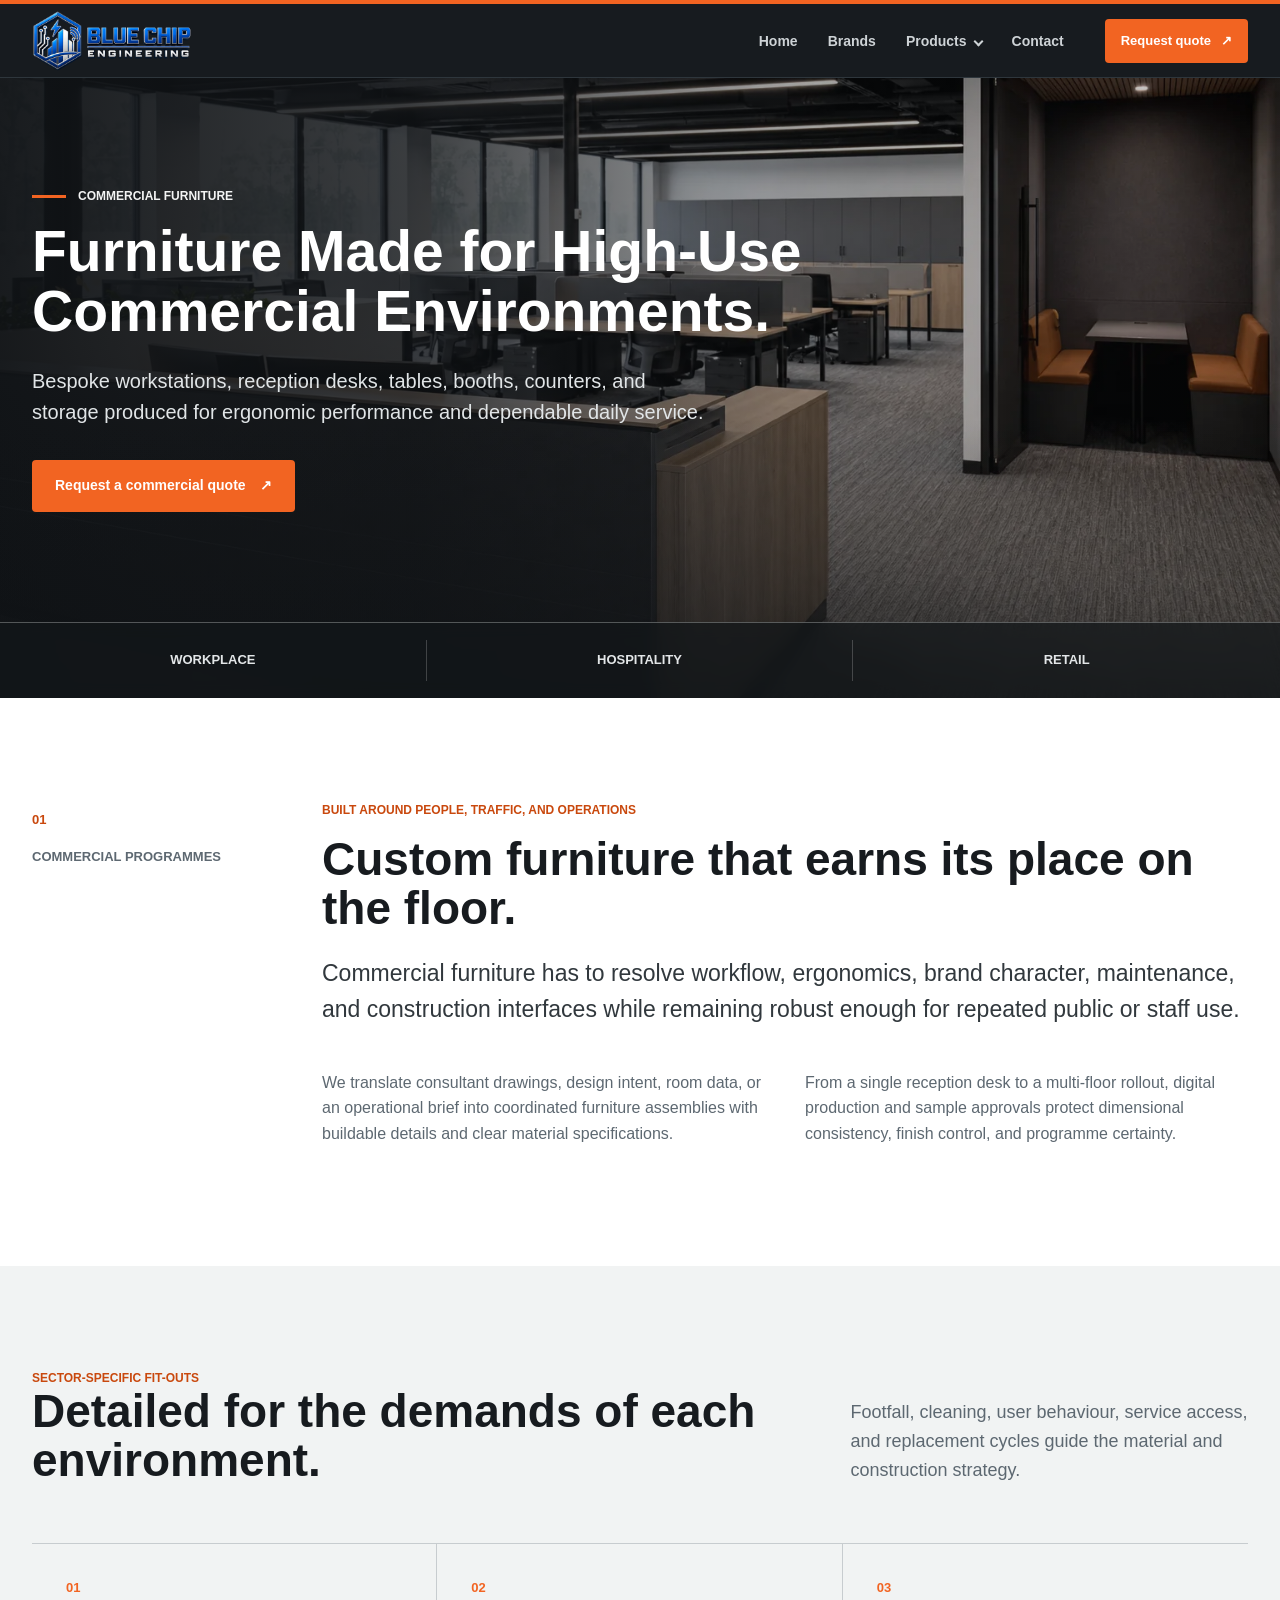
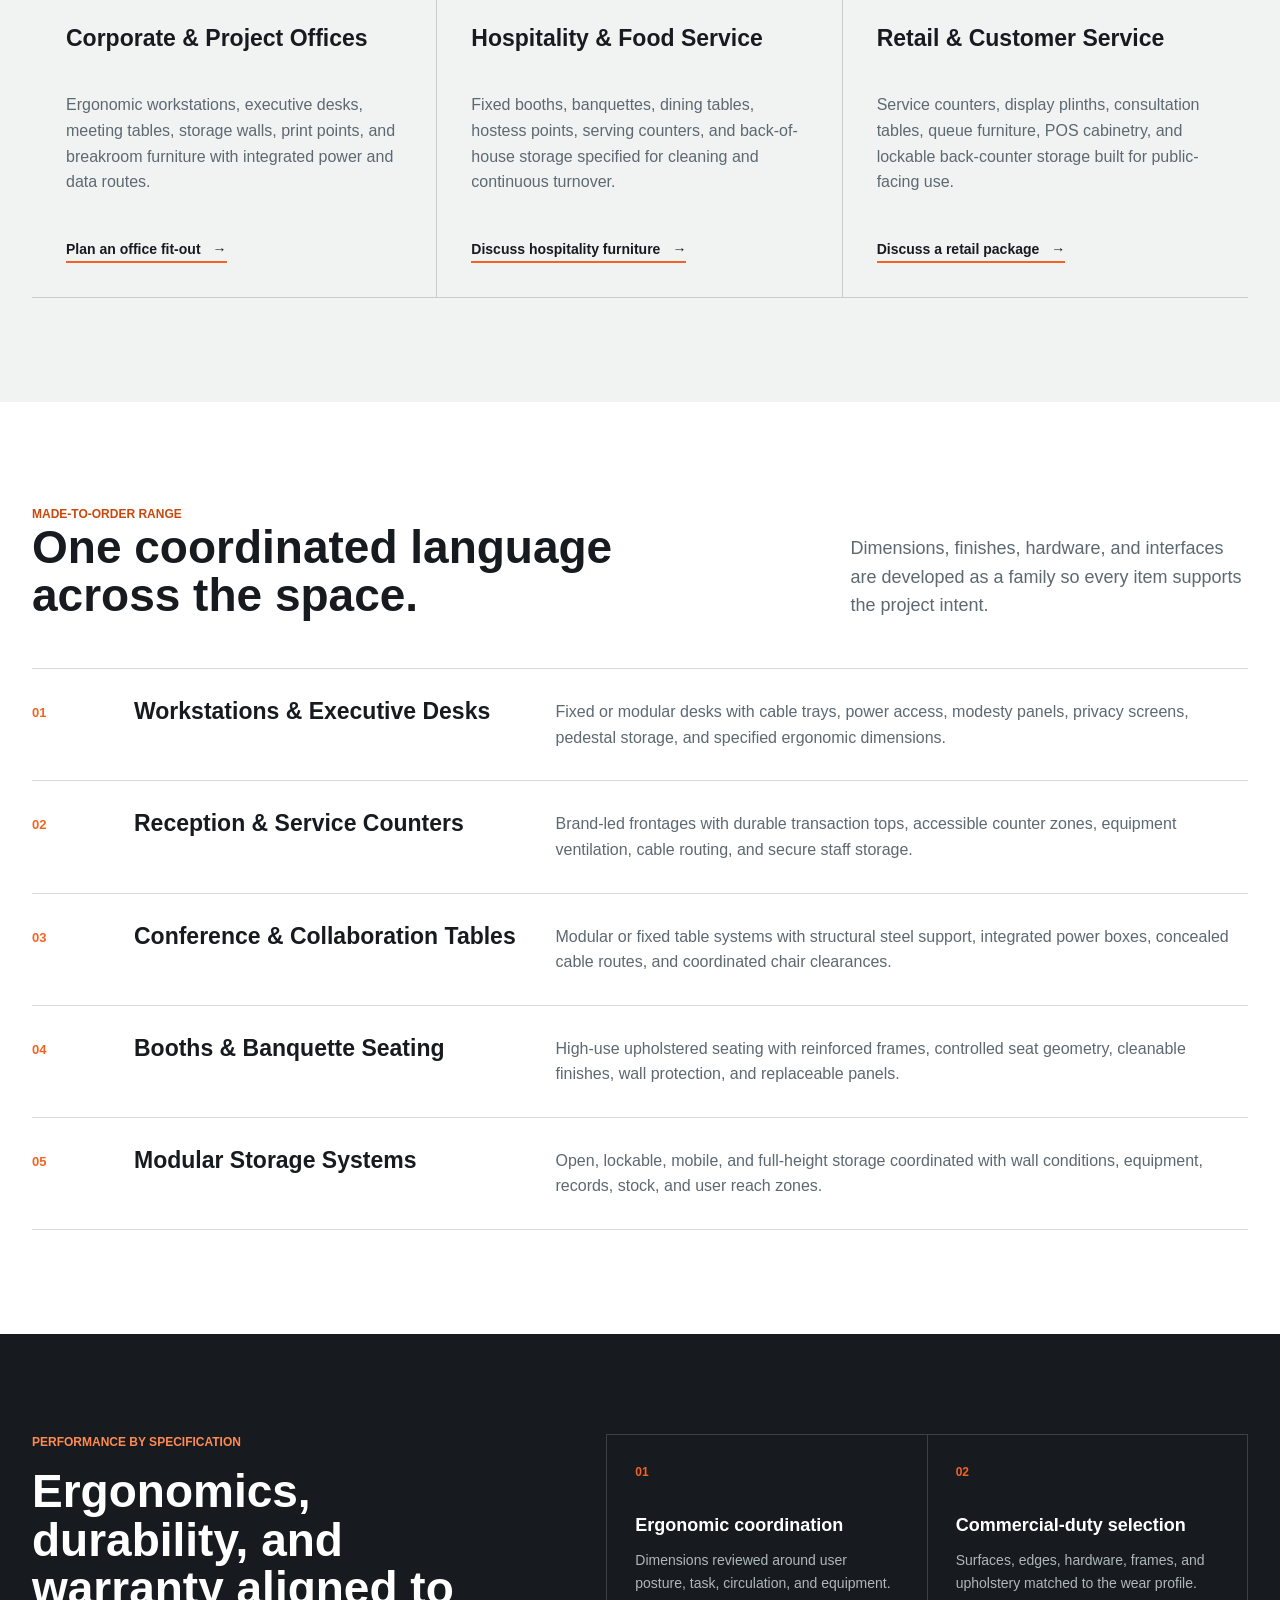
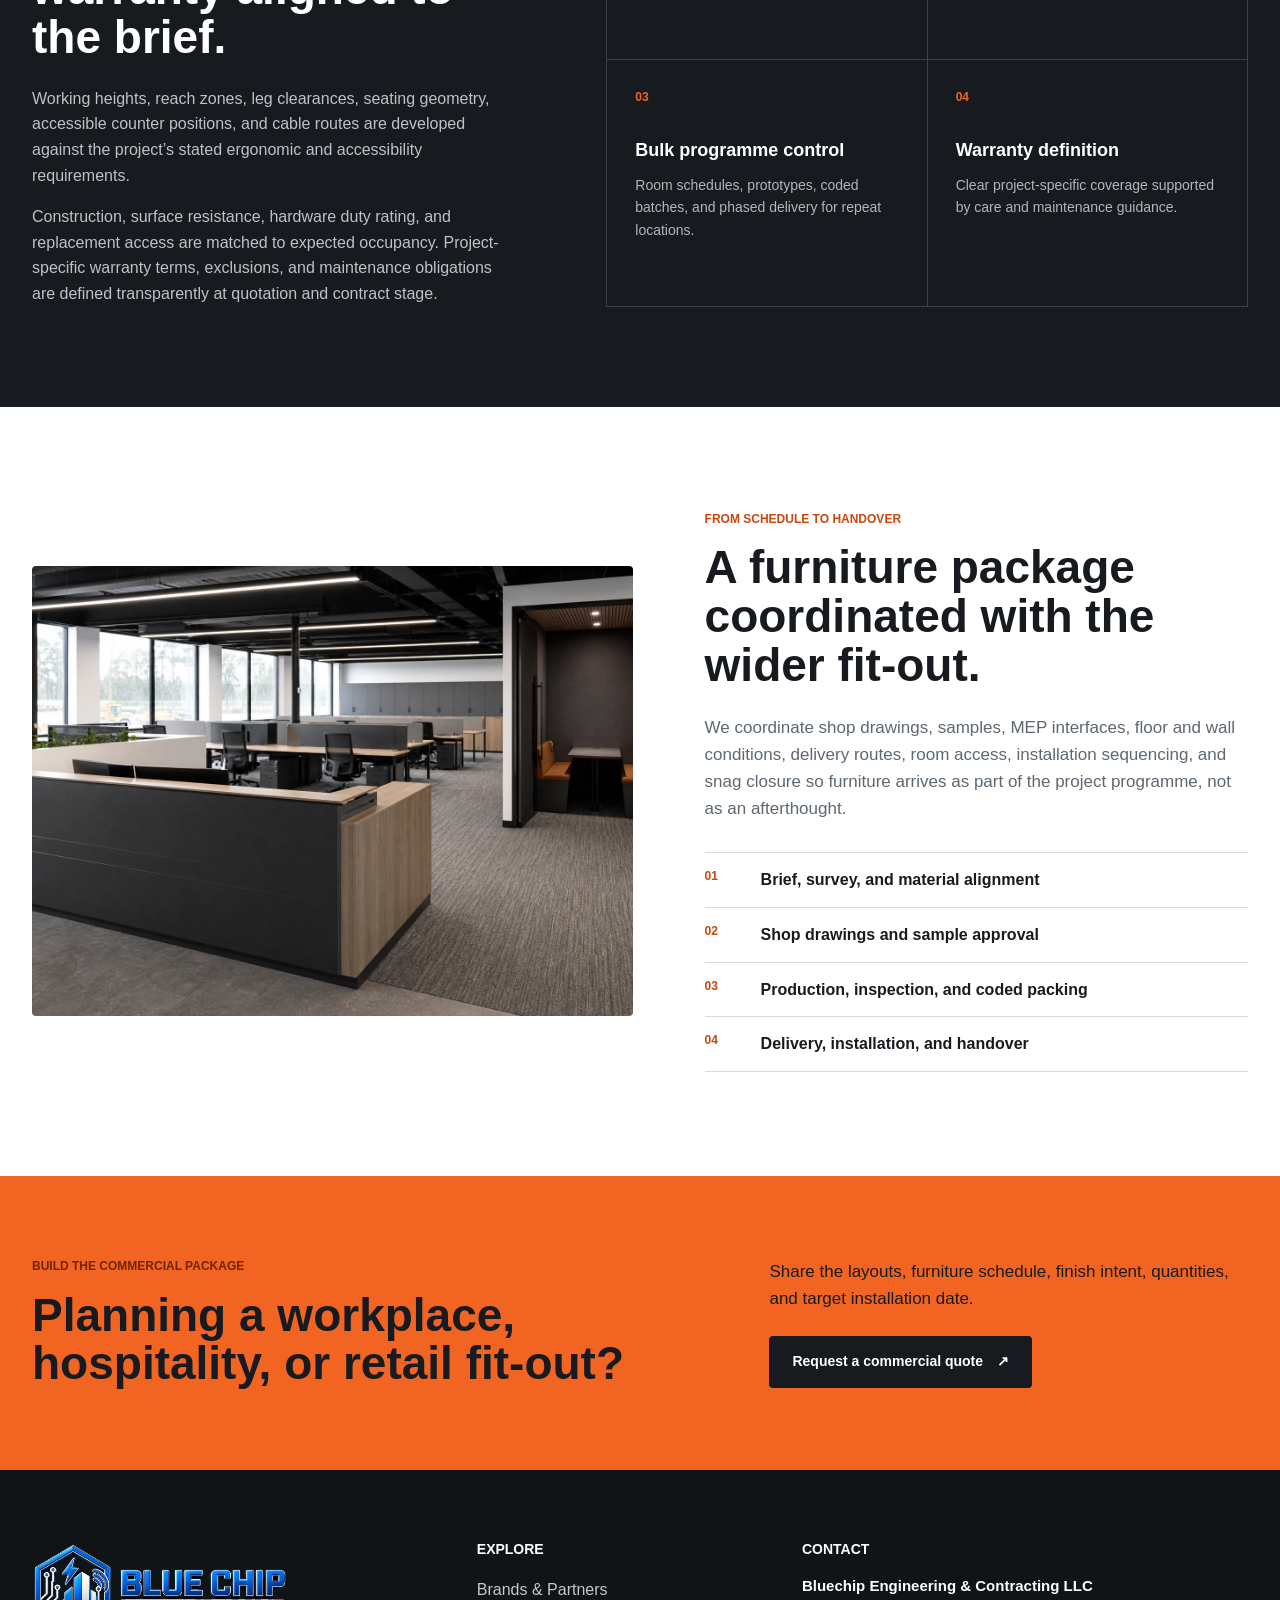
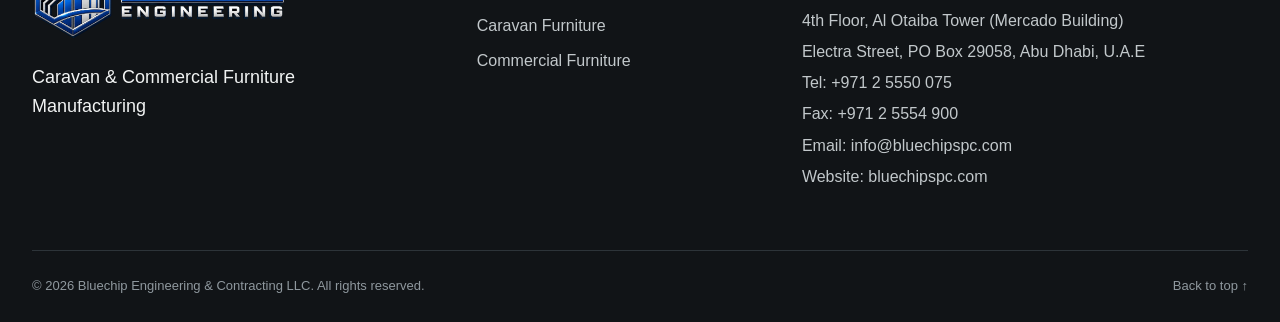
<file: commercial-furniture.html>
<!doctype html>
<html lang="en">
  <head>
    <meta charset="utf-8">
    <meta name="viewport" content="width=device-width, initial-scale=1">
    <title>Custom Commercial &amp; Office Furniture Manufacturer | Blue Chip UAE</title>
    <meta name="description" content="Bespoke office, hospitality, and retail furniture manufactured for ergonomic performance, commercial durability, and repeat project delivery in the UAE.">
    <meta name="theme-color" content="#171b1f">
    <link rel="canonical" href="https://bluechipspc.com/commercial-furniture.html">
    <meta property="og:title" content="Commercial &amp; Office Furniture Manufacturing | Blue Chip">
    <meta property="og:description" content="Custom desks, booths, counters, tables, reception points, and storage engineered for demanding commercial environments.">
    <meta property="og:type" content="website">
    <meta property="og:url" content="https://bluechipspc.com/commercial-furniture.html">
    <meta property="og:image" content="https://bluechipspc.com/assets/commercial-furniture-fitout.webp">
    <meta property="og:image:alt" content="A commercial office fitted with bespoke desks, storage, reception, and collaboration furniture">
    <meta name="twitter:card" content="summary_large_image">
    <link rel="icon" href="assets/favicon.png" type="image/png">
    <link rel="preload" href="assets/commercial-furniture-fitout.webp" as="image" type="image/webp">
    <script>document.documentElement.classList.add("js");</script>
    <link rel="stylesheet" href="styles.css">
  </head>
  <body>
    <a class="skip-link" href="#main-content">Skip to content</a>
    <header class="site-header" id="top"><div class="header-shell"><a class="brand" href="index.html" aria-label="Blue Chip home"><img src="assets/bluechip-logo.webp" alt="Blue Chip Engineering" width="1000" height="435"></a><button class="nav-toggle" type="button" aria-label="Open navigation" aria-expanded="false" aria-controls="primary-navigation"><span></span><span></span><span></span></button>
      

<nav class="site-nav"
     id="primary-navigation"
     aria-label="Primary navigation">

 
  <a href="index.html">
    Home
  </a>

 
  <a href="brands.html">
    Brands
  </a>

 
  <div class="nav-dropdown">

    <button class="nav-dropdown-toggle"
            type="button"
            aria-haspopup="true"
            aria-expanded="false"
            aria-controls="products-dropdown-menu">

      Products

      <span class="dropdown-chevron"
            aria-hidden="true"></span>

    </button>

    <div class="nav-dropdown-menu"
         id="products-dropdown-menu">

     
      <a href="caravan-furniture.html">
        Caravan Furniture
      </a>

      <a href="commercial-furniture.html"
         aria-current="page">
        Commercial Furniture
      </a>

    </div>

  </div>

  
  <a href="quote-contact.html">
    Contact
  </a>

</nav>

      <a class="header-cta" href="quote-contact.html">Request quote <span aria-hidden="true">&#8599;</span></a></div></header>

    <main id="main-content">
      <section class="hero subpage-hero commercial-hero" aria-labelledby="hero-title">
        <div class="hero-media" aria-hidden="true"><img src="assets/commercial-furniture-fitout.webp" alt="" width="1536" height="1024" fetchpriority="high"></div><div class="hero-shade" aria-hidden="true"></div>
        <div class="page-shell hero-content reveal is-visible"><p class="kicker"><span></span> Commercial furniture</p><h1 id="hero-title">Furniture Made for High-Use Commercial Environments.</h1><p class="hero-lead">Bespoke workstations, reception desks, tables, booths, counters, and storage produced for ergonomic performance and dependable daily service.</p><div class="hero-actions"><a class="button button-primary" href="quote-contact.html?project=commercial">Request a commercial quote <span aria-hidden="true">&#8599;</span></a></div></div>
        <div class="hero-rail"><span>Workplace</span><span>Hospitality</span><span>Retail</span></div>
      </section>

      <section class="section intro-section" aria-labelledby="intro-title"><div class="page-shell intro-layout"><div class="section-label reveal"><span>01</span><p>Commercial programmes</p></div><div class="intro-copy reveal"><p class="eyebrow">Built around people, traffic, and operations</p><h2 id="intro-title">Custom furniture that earns its place on the floor.</h2><p class="large-copy">Commercial furniture has to resolve workflow, ergonomics, brand character, maintenance, and construction interfaces while remaining robust enough for repeated public or staff use.</p><div class="body-columns"><p>We translate consultant drawings, design intent, room data, or an operational brief into coordinated furniture assemblies with buildable details and clear material specifications.</p><p>From a single reception desk to a multi-floor rollout, digital production and sample approvals protect dimensional consistency, finish control, and programme certainty.</p></div></div></div></section>

      <section class="section-muted application-section" aria-labelledby="sector-title"><div class="page-shell"><div class="section-heading reveal"><div><p class="eyebrow">Sector-specific fit-outs</p><h2 id="sector-title">Detailed for the demands of each environment.</h2></div><p>Footfall, cleaning, user behaviour, service access, and replacement cycles guide the material and construction strategy.</p></div><div class="commercial-sector-grid">
        <article class="commercial-sector reveal"><span>01</span><h3>Corporate &amp; Project Offices</h3><p>Ergonomic workstations, executive desks, meeting tables, storage walls, print points, and breakroom furniture with integrated power and data routes.</p><a class="text-link" href="quote-contact.html?project=office">Plan an office fit-out <span aria-hidden="true">&#8594;</span></a></article>
        <article class="commercial-sector reveal"><span>02</span><h3>Hospitality &amp; Food Service</h3><p>Fixed booths, banquettes, dining tables, hostess points, serving counters, and back-of-house storage specified for cleaning and continuous turnover.</p><a class="text-link" href="quote-contact.html?project=hospitality">Discuss hospitality furniture <span aria-hidden="true">&#8594;</span></a></article>
        <article class="commercial-sector reveal"><span>03</span><h3>Retail &amp; Customer Service</h3><p>Service counters, display plinths, consultation tables, queue furniture, POS cabinetry, and lockable back-counter storage built for public-facing use.</p><a class="text-link" href="quote-contact.html?project=retail">Discuss a retail package <span aria-hidden="true">&#8594;</span></a></article>
      </div></div></section>

      <section class="section product-section" aria-labelledby="product-title"><div class="page-shell"><div class="section-heading compact reveal"><div><p class="eyebrow">Made-to-order range</p><h2 id="product-title">One coordinated language across the space.</h2></div><p>Dimensions, finishes, hardware, and interfaces are developed as a family so every item supports the project intent.</p></div><div class="product-table" role="list">
        <article class="product-row reveal" role="listitem"><span class="product-index">01</span><h3>Workstations &amp; Executive Desks</h3><p>Fixed or modular desks with cable trays, power access, modesty panels, privacy screens, pedestal storage, and specified ergonomic dimensions.</p></article>
        <article class="product-row reveal" role="listitem"><span class="product-index">02</span><h3>Reception &amp; Service Counters</h3><p>Brand-led frontages with durable transaction tops, accessible counter zones, equipment ventilation, cable routing, and secure staff storage.</p></article>
        <article class="product-row reveal" role="listitem"><span class="product-index">03</span><h3>Conference &amp; Collaboration Tables</h3><p>Modular or fixed table systems with structural steel support, integrated power boxes, concealed cable routes, and coordinated chair clearances.</p></article>
        <article class="product-row reveal" role="listitem"><span class="product-index">04</span><h3>Booths &amp; Banquette Seating</h3><p>High-use upholstered seating with reinforced frames, controlled seat geometry, cleanable finishes, wall protection, and replaceable panels.</p></article>
        <article class="product-row reveal" role="listitem"><span class="product-index">05</span><h3>Modular Storage Systems</h3><p>Open, lockable, mobile, and full-height storage coordinated with wall conditions, equipment, records, stock, and user reach zones.</p></article>
      </div></div></section>

      <section class="performance-section section-dark" aria-labelledby="performance-title"><div class="page-shell performance-layout"><div class="performance-copy reveal"><p class="eyebrow eyebrow-light">Performance by specification</p><h2 id="performance-title">Ergonomics, durability, and warranty aligned to the brief.</h2><p>Working heights, reach zones, leg clearances, seating geometry, accessible counter positions, and cable routes are developed against the project’s stated ergonomic and accessibility requirements.</p><p>Construction, surface resistance, hardware duty rating, and replacement access are matched to expected occupancy. Project-specific warranty terms, exclusions, and maintenance obligations are defined transparently at quotation and contract stage.</p></div><div class="performance-grid">
        <article class="performance-item reveal"><strong>01</strong><h3>Ergonomic coordination</h3><p>Dimensions reviewed around user posture, task, circulation, and equipment.</p></article>
        <article class="performance-item reveal"><strong>02</strong><h3>Commercial-duty selection</h3><p>Surfaces, edges, hardware, frames, and upholstery matched to the wear profile.</p></article>
        <article class="performance-item reveal"><strong>03</strong><h3>Bulk programme control</h3><p>Room schedules, prototypes, coded batches, and phased delivery for repeat locations.</p></article>
        <article class="performance-item reveal"><strong>04</strong><h3>Warranty definition</h3><p>Clear project-specific coverage supported by care and maintenance guidance.</p></article>
      </div></div></section>

      <section class="section delivery-section" aria-labelledby="delivery-title"><div class="page-shell delivery-layout"><div class="delivery-media reveal"><img src="assets/commercial-furniture-fitout.webp" alt="Commercial furniture package installed in a modern project office" width="1536" height="1024" loading="lazy"></div><div class="delivery-copy reveal"><p class="eyebrow">From schedule to handover</p><h2 id="delivery-title">A furniture package coordinated with the wider fit-out.</h2><p>We coordinate shop drawings, samples, MEP interfaces, floor and wall conditions, delivery routes, room access, installation sequencing, and snag closure so furniture arrives as part of the project programme, not as an afterthought.</p><ol class="mini-process"><li><span>01</span> Brief, survey, and material alignment</li><li><span>02</span> Shop drawings and sample approval</li><li><span>03</span> Production, inspection, and coded packing</li><li><span>04</span> Delivery, installation, and handover</li></ol></div></div></section>

      <section class="cta-band" aria-labelledby="cta-title"><div class="page-shell cta-layout reveal"><div><p class="eyebrow">Build the commercial package</p><h2 id="cta-title">Planning a workplace, hospitality, or retail fit-out?</h2></div><div class="cta-action"><p>Share the layouts, furniture schedule, finish intent, quantities, and target installation date.</p><a class="button button-dark" href="quote-contact.html?project=commercial">Request a commercial quote <span aria-hidden="true">&#8599;</span></a></div></div></section>
    </main>

    <footer class="site-footer">
      <div class="page-shell footer-grid">
        <div class="footer-brand"><img src="assets/bluechip-logo.webp" alt="Blue Chip Engineering" width="1000" height="435" loading="lazy"><p>Caravan &amp; Commercial Furniture Manufacturing</p></div>
        

<div class="footer-column">

  <h2>Explore</h2>

 
  <a href="brands.html">
    Brands &amp; Partners
  </a>

  
  <a href="caravan-furniture.html">
    Caravan Furniture
  </a>


  <a href="commercial-furniture.html">
    Commercial Furniture
  </a>

</div>

        <div class="footer-column footer-contact"><h2>Contact</h2><strong>Bluechip Engineering &amp; Contracting LLC</strong><span>4th Floor, Al Otaiba Tower (Mercado Building)</span><span>Electra Street, PO Box 29058, Abu Dhabi, U.A.E</span><a href="tel:+97125550075">Tel: +971 2 5550 075</a><a href="fax:+97125554900">Fax: +971 2 5554 900</a><a href="mailto:info@bluechipspc.com">Email: info@bluechipspc.com</a><a href="https://bluechipspc.com/">Website: bluechipspc.com</a></div>
      </div>
      <div class="page-shell footer-base"><span>&copy; 2026 Bluechip Engineering &amp; Contracting LLC. All rights reserved.</span><a href="#top">Back to top <span aria-hidden="true">&#8593;</span></a></div>
    </footer>
    <script src="script.js" defer></script>
  </body>
</html>
</file>
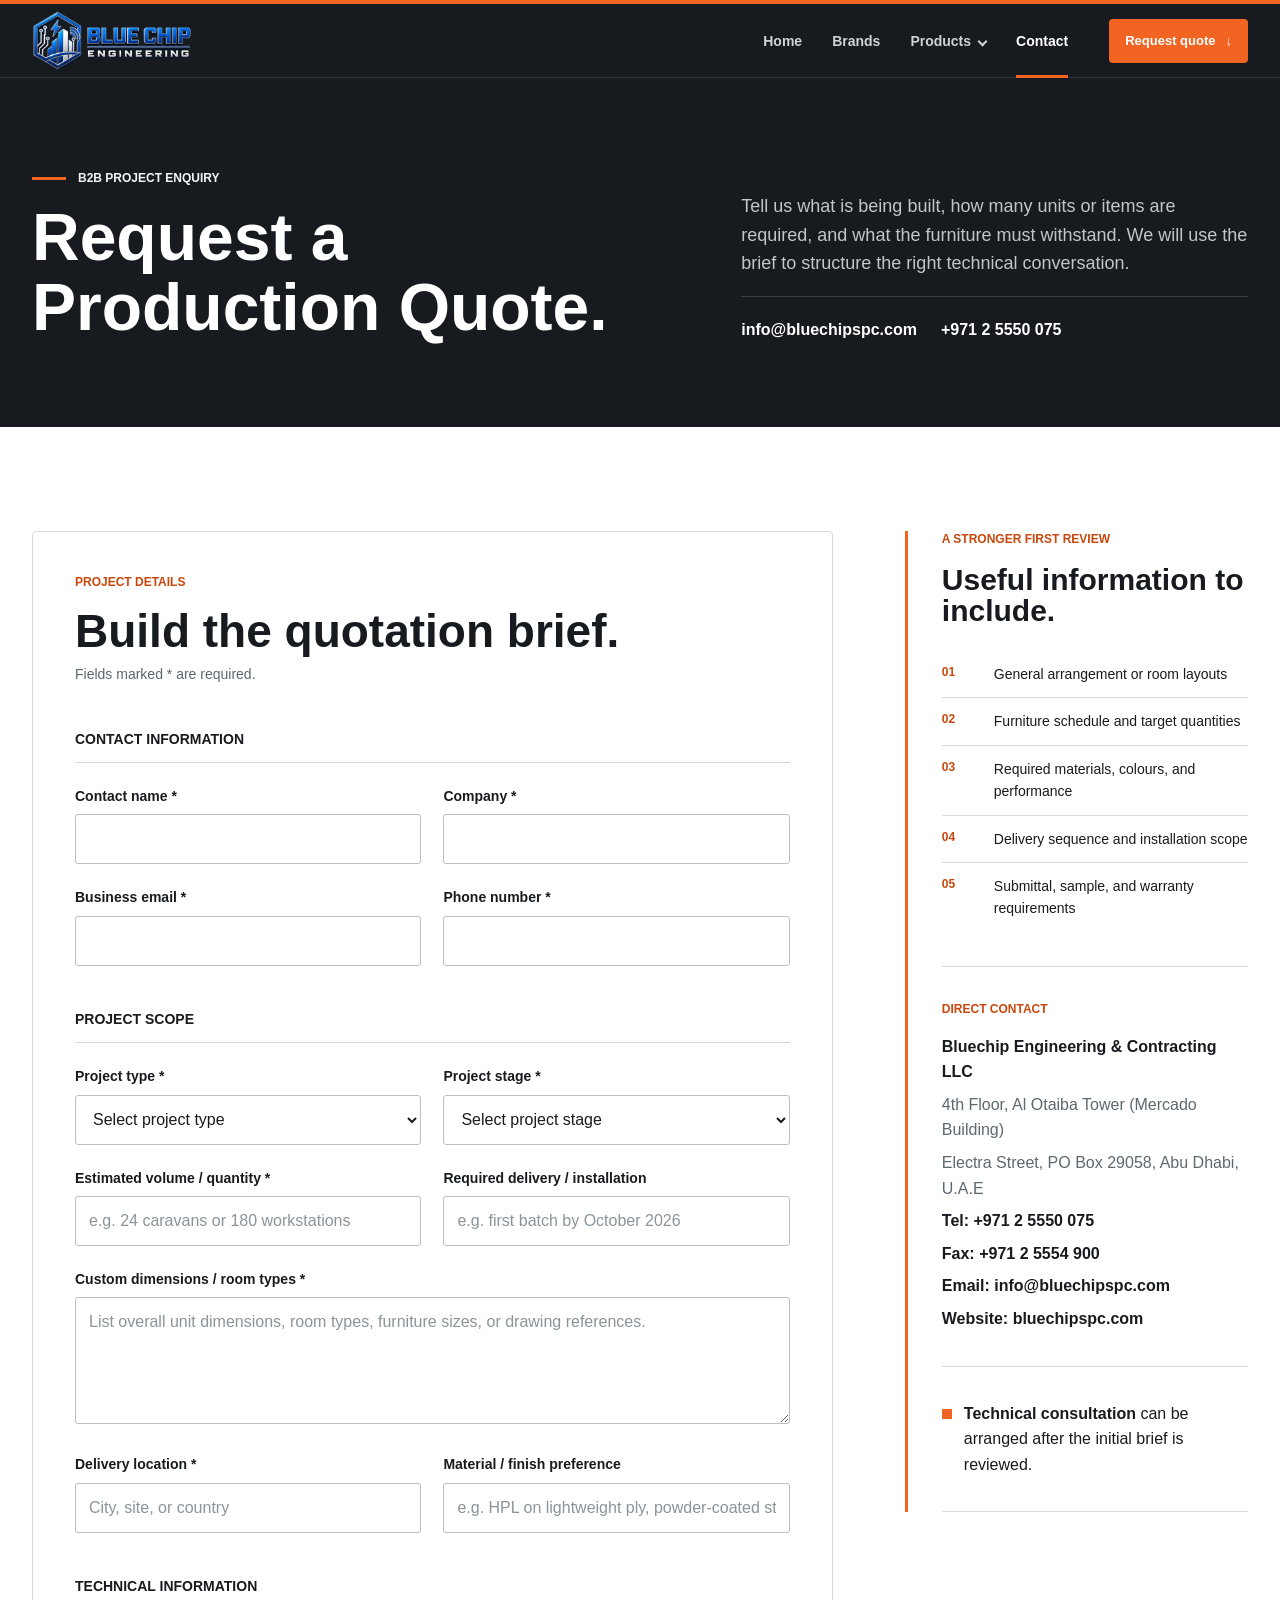
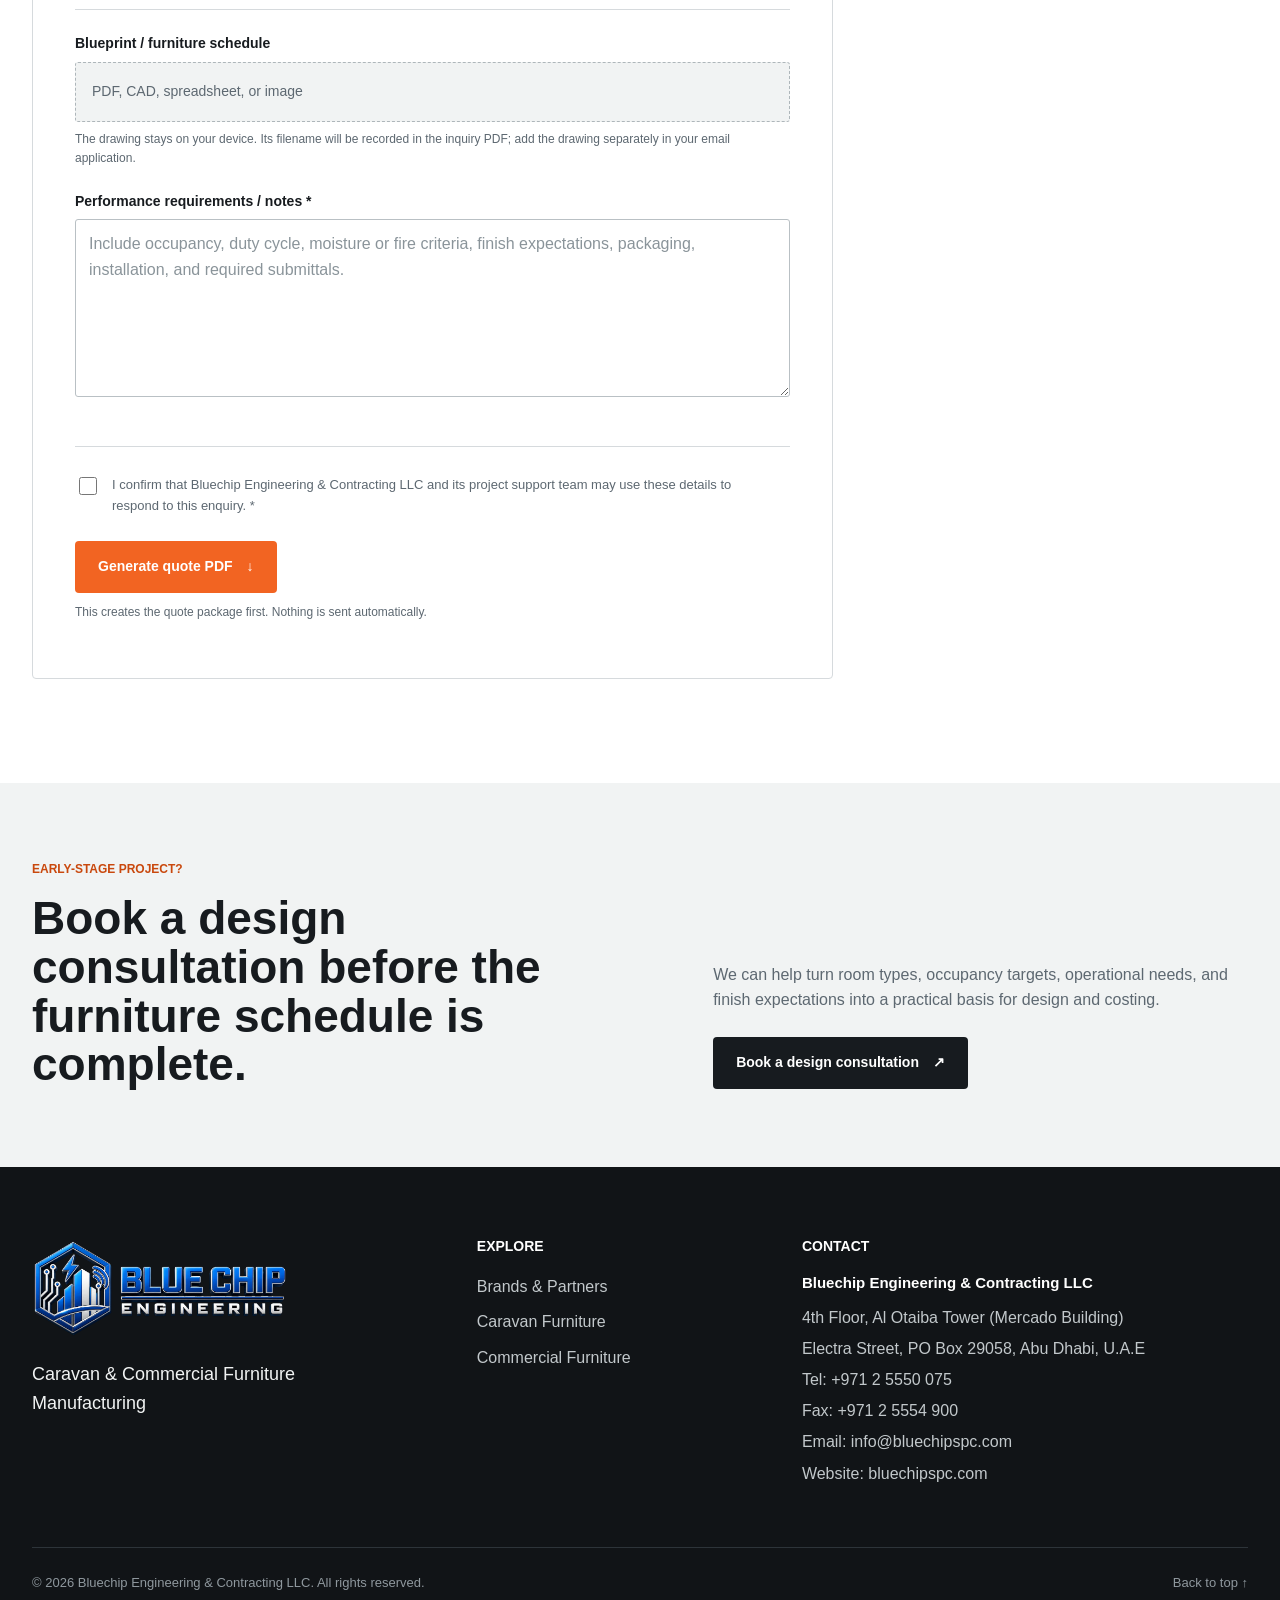
<file: quote-contact.html>
<!doctype html>
<html lang="en">
  <head>
    <meta charset="utf-8">
    <meta name="viewport" content="width=device-width, initial-scale=1">
    <title>Request a Furniture Production Quote | Blue Chip UAE</title>
    <meta name="description" content="Request a quotation for accommodation caravan, site-office, workplace, hospitality, or retail furniture manufacturing from Blue Chip in Abu Dhabi, UAE.">
    <meta name="theme-color" content="#171b1f">
    <link rel="canonical" href="https://bluechipspc.com/quote-contact.html">
    <meta property="og:title" content="Request a Production Quote | Blue Chip">
    <meta property="og:description" content="Share your project type, quantities, dimensions, drawings, material requirements, and target programme.">
    <meta property="og:type" content="website">
    <meta property="og:url" content="https://bluechipspc.com/quote-contact.html">
    <meta property="og:image" content="https://bluechipspc.com/assets/bluechip-caravan-manufacturing-hero.webp">
    <meta property="og:image:alt" content="A fitted site-office caravan inside a furniture production facility">
    <meta name="twitter:card" content="summary_large_image">
    <link rel="icon" href="assets/favicon.png" type="image/png">
    <script>document.documentElement.classList.add("js");</script>
    <link rel="stylesheet" href="styles.css">
  </head>
  <body class="quote-page">
    <a class="skip-link" href="#main-content">Skip to content</a>
    <header class="site-header" id="top"><div class="header-shell"><a class="brand" href="index.html" aria-label="Blue Chip home"><img src="assets/bluechip-logo.webp" alt="Blue Chip Engineering" width="1000" height="435"></a><button class="nav-toggle" type="button" aria-label="Open navigation" aria-expanded="false" aria-controls="primary-navigation"><span></span><span></span><span></span></button>
      

<nav class="site-nav"
     id="primary-navigation"
     aria-label="Primary navigation">

  
  <a href="index.html">
    Home
  </a>

 
  <a href="brands.html">
    Brands
  </a>

 
  <div class="nav-dropdown">

    <button class="nav-dropdown-toggle"
            type="button"
            aria-haspopup="true"
            aria-expanded="false"
            aria-controls="products-dropdown-menu">

      Products

      <span class="dropdown-chevron"
            aria-hidden="true"></span>

    </button>

    <div class="nav-dropdown-menu"
         id="products-dropdown-menu">

      
      <a href="caravan-furniture.html">
        Caravan Furniture
      </a>

      
      <a href="commercial-furniture.html">
        Commercial Furniture
      </a>

    </div>

  </div>

  
  <a href="quote-contact.html"
     aria-current="page">
    Contact
  </a>

</nav>

      <a class="header-cta" href="#quote-form">Request quote <span aria-hidden="true">&#8595;</span></a></div></header>

    <main id="main-content">
      <section class="quote-hero section-dark" aria-labelledby="quote-title"><div class="page-shell quote-hero-layout"><div class="reveal is-visible"><p class="kicker"><span></span> B2B project enquiry</p><h1 id="quote-title">Request a Production Quote.</h1></div><div class="quote-hero-copy reveal is-visible"><p>Tell us what is being built, how many units or items are required, and what the furniture must withstand. We will use the brief to structure the right technical conversation.</p><div class="quote-contact-line"><a href="mailto:info@bluechipspc.com">info@bluechipspc.com</a><a href="tel:+97125550075">+971 2 5550 075</a></div></div></div></section>

      <section class="quote-section section" aria-labelledby="form-title"><div class="page-shell quote-layout">
        <form class="quote-form reveal" id="quote-form" action="mailto:info@bluechipspc.com" method="post" enctype="text/plain">
          <div class="form-heading"><p class="eyebrow">Project details</p><h2 id="form-title">Build the quotation brief.</h2><p>Fields marked <span aria-hidden="true">*</span><span class="sr-only">with an asterisk</span> are required.</p></div>

          <fieldset><legend>Contact information</legend><div class="form-grid">
            <div class="field"><label for="contact-name">Contact name *</label><input id="contact-name" name="contact_name" type="text" autocomplete="name" required></div>
            <div class="field"><label for="company">Company *</label><input id="company" name="company" type="text" autocomplete="organization" required></div>
            <div class="field"><label for="email">Business email *</label><input id="email" name="email" type="email" autocomplete="email" required></div>
            <div class="field"><label for="phone">Phone number *</label><input id="phone" name="phone" type="tel" autocomplete="tel" required></div>
          </div></fieldset>

          <fieldset><legend>Project scope</legend><div class="form-grid">
            <div class="field"><label for="project-type">Project type *</label><select id="project-type" name="project_type" required><option value="">Select project type</option><option value="Accommodation caravan furniture">Accommodation caravan furniture</option><option value="Site-office caravan furniture">Site-office caravan furniture</option><option value="Portable welfare or facility unit">Portable welfare or facility unit</option><option value="Commercial office furniture">Commercial office furniture</option><option value="Hospitality furniture">Hospitality furniture</option><option value="Retail furniture">Retail furniture</option><option value="Furniture contract manufacturing">Furniture contract manufacturing</option><option value="Other bespoke requirement">Other bespoke requirement</option></select></div>
            <div class="field"><label for="project-stage">Project stage *</label><select id="project-stage" name="project_stage" required><option value="">Select project stage</option><option>Concept / budget enquiry</option><option>Design development</option><option>Tender / bid stage</option><option>Approved for procurement</option><option>Prototype / sample required</option><option>Repeat production order</option></select></div>
            <div class="field"><label for="quantity">Estimated volume / quantity *</label><input id="quantity" name="quantity" type="text" placeholder="e.g. 24 caravans or 180 workstations" required></div>
            <div class="field"><label for="timeline">Required delivery / installation</label><input id="timeline" name="timeline" type="text" placeholder="e.g. first batch by October 2026"></div>
            <div class="field field-full"><label for="dimensions">Custom dimensions / room types *</label><textarea id="dimensions" name="dimensions" rows="4" placeholder="List overall unit dimensions, room types, furniture sizes, or drawing references." required></textarea></div>
            <div class="field"><label for="delivery-location">Delivery location *</label><input id="delivery-location" name="delivery_location" type="text" placeholder="City, site, or country" required></div>
            <div class="field"><label for="material-preference">Material / finish preference</label><input id="material-preference" name="material_preference" type="text" placeholder="e.g. HPL on lightweight ply, powder-coated steel"></div>
          </div></fieldset>

          <fieldset><legend>Technical information</legend><div class="form-grid">
            <div class="field field-full"><label for="blueprint">Blueprint / furniture schedule</label><div class="file-control"><input id="blueprint" name="blueprint" type="file" accept=".pdf,.dwg,.dxf,.step,.stp,.xlsx,.xls,.jpg,.jpeg,.png"><span class="file-name" id="file-name">PDF, CAD, spreadsheet, or image</span></div><p class="field-note">The drawing stays on your device. Its filename will be recorded in the inquiry PDF; add the drawing separately in your email application.</p></div>
            <div class="field field-full"><label for="message">Performance requirements / notes *</label><textarea id="message" name="message" rows="6" placeholder="Include occupancy, duty cycle, moisture or fire criteria, finish expectations, packaging, installation, and required submittals." required></textarea></div>
          </div></fieldset>

          <div class="form-submit">
            <label class="consent"><input id="consent" name="consent" type="checkbox" required><span>I confirm that Bluechip Engineering &amp; Contracting LLC and its project support team may use these details to respond to this enquiry. *</span></label>
            <button class="button button-primary" type="submit">Generate quote PDF <span aria-hidden="true">&#8595;</span></button>
            <p class="submission-note">This creates the quote package first. Nothing is sent automatically.</p>
            <div class="quote-package" id="quote-package" hidden>
              <p class="eyebrow">Quote package ready</p>
              <h3>Choose how to continue.</h3>
              <p class="quote-package-summary"><strong id="quote-package-file"></strong> is ready for <strong>info@bluechipspc.com</strong>. Nothing has been sent yet.</p>
              <div class="quote-package-actions">
                <button class="button button-primary" id="email-draft-button" type="button">Open addressed email <span aria-hidden="true">&#8599;</span></button>
                <button class="button button-dark" id="share-pdf-button" type="button">Share PDF with attachment <span aria-hidden="true">&#8599;</span></button>
                <button class="button button-quiet" id="download-pdf-button" type="button">Download PDF <span aria-hidden="true">&#8595;</span></button>
              </div>
              <div class="quote-package-guidance">
                <p><strong>Open addressed email:</strong> the recipient and message are filled in. The PDF downloads so you can attach it from Downloads.</p>
                <p id="share-pdf-guidance"><strong>Share PDF with attachment:</strong> Windows opens its Share panel. Choose Outlook, enter info@bluechipspc.com, review, and send.</p>
              </div>
            </div>
            <p class="form-status" id="form-status" role="status" aria-live="polite"></p>
          </div>
        </form>

        <aside class="quote-aside reveal" aria-label="Quotation guidance">
          <div class="aside-section"><p class="eyebrow">A stronger first review</p><h2>Useful information to include.</h2><ul class="aside-list"><li><span>01</span>General arrangement or room layouts</li><li><span>02</span>Furniture schedule and target quantities</li><li><span>03</span>Required materials, colours, and performance</li><li><span>04</span>Delivery sequence and installation scope</li><li><span>05</span>Submittal, sample, and warranty requirements</li></ul></div>
          <div class="aside-section"><p class="eyebrow">Direct contact</p><address><strong>Bluechip Engineering &amp; Contracting LLC</strong><span>4th Floor, Al Otaiba Tower (Mercado Building)</span><span>Electra Street, PO Box 29058, Abu Dhabi, U.A.E</span><a href="tel:+97125550075">Tel: +971 2 5550 075</a><a href="fax:+97125554900">Fax: +971 2 5554 900</a><a href="mailto:info@bluechipspc.com">Email: info@bluechipspc.com</a><a href="https://bluechipspc.com/">Website: bluechipspc.com</a></address></div>
          <div class="aside-section response-note"><span class="status-dot" aria-hidden="true"></span><p><strong>Technical consultation</strong> can be arranged after the initial brief is reviewed.</p></div>
        </aside>
      </div></section>

      <section class="consultation-band section-muted" aria-labelledby="consultation-title"><div class="page-shell consultation-layout reveal"><div><p class="eyebrow">Early-stage project?</p><h2 id="consultation-title">Book a design consultation before the furniture schedule is complete.</h2></div><div><p>We can help turn room types, occupancy targets, operational needs, and finish expectations into a practical basis for design and costing.</p><a class="button button-dark" href="mailto:info@bluechipspc.com?subject=Design%20consultation%20request">Book a design consultation <span aria-hidden="true">&#8599;</span></a></div></div></section>
    </main>

    <footer class="site-footer">
      <div class="page-shell footer-grid">
        <div class="footer-brand"><img src="assets/bluechip-logo.webp" alt="Blue Chip Engineering" width="1000" height="435" loading="lazy"><p>Caravan &amp; Commercial Furniture Manufacturing</p></div>
        

<div class="footer-column">

  <h2>Explore</h2>

  <a href="brands.html">
    Brands &amp; Partners
  </a>

  <a href="caravan-furniture.html">
    Caravan Furniture
  </a>

  <a href="commercial-furniture.html">
    Commercial Furniture
  </a>

</div>

        <div class="footer-column footer-contact"><h2>Contact</h2><strong>Bluechip Engineering &amp; Contracting LLC</strong><span>4th Floor, Al Otaiba Tower (Mercado Building)</span><span>Electra Street, PO Box 29058, Abu Dhabi, U.A.E</span><a href="tel:+97125550075">Tel: +971 2 5550 075</a><a href="fax:+97125554900">Fax: +971 2 5554 900</a><a href="mailto:info@bluechipspc.com">Email: info@bluechipspc.com</a><a href="https://bluechipspc.com/">Website: bluechipspc.com</a></div>
      </div>
      <div class="page-shell footer-base"><span>&copy; 2026 Bluechip Engineering &amp; Contracting LLC. All rights reserved.</span><a href="#top">Back to top <span aria-hidden="true">&#8593;</span></a></div>
    </footer>
    <script src="assets/vendor/jspdf.umd.min.js" defer></script>
    <script src="script.js" defer></script>
  </body>
</html>
</file>
<file: styles.css>
:root {
  --charcoal: #171b1f;
  --charcoal-2: #22282d;
  --charcoal-3: #30373d;
  --ink: #171b1f;
  --slate: #5d6871;
  --steel: #8e989f;
  --line: #d6dadd;
  --line-dark: #3a4248;
  --muted: #f1f3f3;
  --white: #ffffff;
  --orange: #f26422;
  --orange-dark: #c9480d;
  --max-width: 1280px;
  --header-height: 78px;
}

*,
*::before,
*::after {
  box-sizing: border-box;
}

html {
  scroll-behavior: smooth;
  scroll-padding-top: 96px;
}

body {
  margin: 0;
  color: var(--ink);
  background: var(--white);
  font-family: Inter, Aptos, "Segoe UI", Arial, sans-serif;
  font-size: 16px;
  line-height: 1.6;
  letter-spacing: 0;
  -webkit-font-smoothing: antialiased;
}

body.nav-open {
  overflow: hidden;
}

img {
  display: block;
  max-width: 100%;
}

a {
  color: inherit;
  text-decoration: none;
}

button,
input,
select,
textarea {
  color: inherit;
  font: inherit;
  letter-spacing: 0;
}

h1,
h2,
h3,
p {
  margin-top: 0;
}

h1,
h2,
h3 {
  font-weight: 720;
  line-height: 1.06;
  letter-spacing: 0;
}

h2 {
  margin-bottom: 24px;
  font-size: 46px;
}

h3 {
  margin-bottom: 14px;
  font-size: 23px;
}

p:last-child,
ul:last-child,
ol:last-child {
  margin-bottom: 0;
}

::selection {
  color: var(--white);
  background: var(--orange-dark);
}

:focus-visible {
  outline: 3px solid var(--orange);
  outline-offset: 3px;
}

.sr-only {
  position: absolute;
  width: 1px;
  height: 1px;
  padding: 0;
  margin: -1px;
  overflow: hidden;
  clip: rect(0, 0, 0, 0);
  white-space: nowrap;
  border: 0;
}

.skip-link {
  position: fixed;
  top: 10px;
  left: 10px;
  z-index: 1000;
  padding: 10px 16px;
  color: var(--white);
  background: var(--orange-dark);
  transform: translateY(-150%);
  transition: transform 180ms ease;
}

.skip-link:focus {
  transform: translateY(0);
}

.page-shell,
.header-shell {
  width: min(calc(100% - 64px), var(--max-width));
  margin-inline: auto;
}

.section {
  padding-block: 104px;
}

.section-muted {
  padding-block: 104px;
  background: var(--muted);
}

.section-dark {
  color: var(--white);
  background: var(--charcoal);
}

.eyebrow,
.kicker,
.pathway-number,
.material-code {
  margin-bottom: 16px;
  color: var(--orange-dark);
  font-size: 12px;
  font-weight: 750;
  line-height: 1.4;
  letter-spacing: 0;
  text-transform: uppercase;
}

.eyebrow-light {
  color: #ff8a52;
}

.section-heading {
  display: grid;
  grid-template-columns: minmax(0, 1.3fr) minmax(300px, 0.7fr);
  gap: 80px;
  align-items: end;
  margin-bottom: 58px;
}

.section-heading h2,
.section-heading p {
  margin-bottom: 0;
}

.section-heading > p {
  color: var(--slate);
  font-size: 18px;
}

.section-heading.compact {
  margin-bottom: 48px;
}

.button {
  display: inline-flex;
  min-height: 52px;
  align-items: center;
  justify-content: center;
  gap: 14px;
  padding: 14px 22px;
  border: 1px solid transparent;
  border-radius: 4px;
  font-size: 14px;
  font-weight: 750;
  line-height: 1.25;
  text-align: center;
  transition: color 180ms ease, background-color 180ms ease, border-color 180ms ease, transform 180ms ease;
}

.button:hover {
  transform: translateY(-2px);
}

.button:disabled {
  cursor: wait;
  opacity: 0.62;
  transform: none;
}

.button-primary {
  color: var(--white);
  background: var(--orange);
}

.button-primary:hover {
  background: var(--orange-dark);
}

.button-ghost {
  color: var(--white);
  border-color: rgba(255, 255, 255, 0.55);
  background: rgba(23, 27, 31, 0.28);
}

.button-ghost:hover {
  border-color: var(--white);
  background: rgba(23, 27, 31, 0.7);
}

.button-dark {
  color: var(--white);
  background: var(--charcoal);
}

.button-dark:hover {
  background: var(--charcoal-3);
}

.button-outline-light {
  color: var(--white);
  border-color: #707980;
  background: transparent;
}

.button-outline-light:hover {
  border-color: var(--orange);
  background: var(--orange);
}

.text-link {
  display: inline-flex;
  align-items: center;
  gap: 12px;
  color: var(--ink);
  font-size: 14px;
  font-weight: 750;
  border-bottom: 2px solid var(--orange);
}

.text-link:hover {
  color: var(--orange-dark);
}

.site-header {
  position: sticky;
  top: 0;
  z-index: 100;
  height: var(--header-height);
  border-top: 4px solid var(--orange);
  border-bottom: 1px solid #2e363c;
  color: var(--white);
  background: var(--charcoal);
}

.header-shell {
  display: flex;
  height: calc(var(--header-height) - 4px);
  align-items: center;
  gap: 28px;
}

.brand {
  display: block;
  flex: 0 0 180px;
  width: 180px;
  height: 62px;
}

.brand img {
  width: 100%;
  height: 100%;
  object-fit: contain;
  object-position: left center;
}

.site-nav {
  display: flex;
  align-items: stretch;
  align-self: stretch;
  gap: 4px;
  margin-left: auto;
}

.site-nav a {
  position: relative;
  display: flex;
  align-items: center;
  padding: 0 13px;
  color: #ced3d6;
  font-size: 14px;
  font-weight: 650;
  white-space: nowrap;
}

.site-nav a::after {
  position: absolute;
  right: 13px;
  bottom: 0;
  left: 13px;
  height: 3px;
  background: var(--orange);
  content: "";
  opacity: 0;
  transform: scaleX(0.4);
  transition: opacity 180ms ease, transform 180ms ease;
}

.site-nav a:hover,
.site-nav a[aria-current="page"] {
  color: var(--white);
}

.site-nav a:hover::after,
.site-nav a[aria-current="page"]::after {
  opacity: 1;
  transform: scaleX(1);
}

.header-cta {
  display: inline-flex;
  min-height: 44px;
  align-items: center;
  gap: 10px;
  padding: 11px 16px;
  border-radius: 4px;
  color: var(--white);
  background: var(--orange);
  font-size: 13px;
  font-weight: 750;
  white-space: nowrap;
}

.header-cta:hover {
  background: var(--orange-dark);
}

.nav-toggle {
  display: none;
  width: 46px;
  height: 46px;
  padding: 11px;
  border: 1px solid var(--line-dark);
  border-radius: 4px;
  color: var(--white);
  background: transparent;
  cursor: pointer;
}

.nav-toggle span {
  display: block;
  width: 100%;
  height: 2px;
  margin-block: 5px;
  background: currentColor;
  transition: transform 180ms ease, opacity 180ms ease;
}

.hero {
  position: relative;
  overflow: hidden;
  color: var(--white);
  background: var(--charcoal);
}

.home-hero {
  height: calc(100svh - 120px);
  min-height: 590px;
  max-height: 780px;
}

.subpage-hero {
  height: min(620px, calc(100svh - 116px));
  min-height: 520px;
}

.hero-media,
.hero-shade {
  position: absolute;
  inset: 0;
}

.hero-media img {
  width: 100%;
  height: 100%;
  object-fit: cover;
  object-position: center;
}

.home-hero .hero-media img {
  object-position: center 47%;
}

.commercial-hero .hero-media img {
  object-position: center 43%;
}

.hero-shade {
  background: linear-gradient(90deg, rgba(15, 18, 21, 0.96) 0%, rgba(15, 18, 21, 0.82) 32%, rgba(15, 18, 21, 0.4) 60%, rgba(15, 18, 21, 0.18) 100%);
}

.hero-shade::after {
  position: absolute;
  inset: 0;
  background: linear-gradient(0deg, rgba(15, 18, 21, 0.62) 0%, transparent 45%);
  content: "";
}

.hero-content {
  position: relative;
  z-index: 2;
  display: flex;
  height: calc(100% - 76px);
  max-width: var(--max-width);
  flex-direction: column;
  align-items: flex-start;
  justify-content: center;
  padding-right: 34%;
}

.kicker {
  display: flex;
  align-items: center;
  gap: 12px;
  color: #f3f4f4;
}

.kicker span {
  width: 34px;
  height: 3px;
  background: var(--orange);
}

.hero h1 {
  max-width: 880px;
  margin-bottom: 24px;
  font-size: 67px;
}

.subpage-hero h1 {
  max-width: 860px;
  font-size: 57px;
}

.hero-lead {
  max-width: 680px;
  margin-bottom: 32px;
  color: #e1e5e7;
  font-size: 20px;
  line-height: 1.55;
}

.hero-actions {
  display: flex;
  flex-wrap: wrap;
  gap: 12px;
}

.hero-rail {
  position: absolute;
  right: 0;
  bottom: 0;
  left: 0;
  z-index: 3;
  display: grid;
  min-height: 76px;
  grid-template-columns: repeat(3, 1fr);
  align-items: center;
  border-top: 1px solid rgba(255, 255, 255, 0.28);
  background: rgba(19, 23, 26, 0.72);
  backdrop-filter: blur(8px);
}

.hero-rail span {
  padding: 10px 30px;
  border-right: 1px solid rgba(255, 255, 255, 0.2);
  color: #e3e6e8;
  font-size: 13px;
  font-weight: 650;
  text-align: center;
  text-transform: uppercase;
}

.hero-rail span:last-child {
  border-right: 0;
}

.promo-section {
  padding-block: 88px 96px;
}

.promo-heading {
  display: grid;
  grid-template-columns: minmax(0, 1.2fr) minmax(320px, 0.8fr);
  gap: 80px;
  align-items: end;
  margin-bottom: 42px;
}

.promo-heading h2,
.promo-heading p {
  margin-bottom: 0;
}

.promo-intro {
  padding-left: 22px;
  border-left: 3px solid var(--orange);
}

.promo-runtime {
  display: block;
  margin-bottom: 8px;
  color: #ff8a52;
  font-size: 12px;
  font-weight: 750;
  line-height: 1.4;
  text-transform: uppercase;
}

.promo-intro p {
  color: #c9ced1;
  font-size: 17px;
}

.promo-media {
  margin: 0;
  overflow: hidden;
  border: 1px solid #3b4247;
  border-radius: 4px;
  background: #0e1113;
  box-shadow: 0 26px 70px rgba(0, 0, 0, 0.28);
}

.promo-media video {
  display: block;
  width: 100%;
  aspect-ratio: 16 / 9;
  object-fit: cover;
  background: #0e1113;
}

.sector-pathways {
  padding-top: 96px;
}

.pathway-grid {
  display: grid;
  grid-template-columns: repeat(2, minmax(0, 1fr));
  gap: 24px;
}

.pathway-card {
  overflow: hidden;
  border: 1px solid var(--line);
  border-radius: 4px;
  background: var(--white);
}

.pathway-media {
  display: block;
  aspect-ratio: 16 / 9;
  overflow: hidden;
  background: var(--muted);
}

.pathway-media img {
  width: 100%;
  height: 100%;
  object-fit: cover;
  transition: transform 450ms ease;
}

.pathway-card:hover .pathway-media img {
  transform: scale(1.025);
}

.pathway-copy {
  padding: 34px;
}

.pathway-copy h3 {
  margin-bottom: 16px;
  font-size: 31px;
}

.pathway-copy > p:not(.pathway-number) {
  margin-bottom: 24px;
  color: var(--slate);
}

.value-band {
  padding-block: 92px;
}

.value-layout {
  display: grid;
  grid-template-columns: minmax(280px, 0.7fr) minmax(0, 1.3fr);
  gap: 90px;
}

.value-heading h2 {
  margin-bottom: 0;
}

.value-grid {
  display: grid;
  grid-template-columns: repeat(3, minmax(0, 1fr));
  border-top: 1px solid var(--line-dark);
}

.value-item {
  min-width: 0;
  padding: 30px 24px 0;
  border-left: 1px solid var(--line-dark);
}

.value-index,
.application-item > span,
.commercial-sector > span,
.capability-process > span,
.product-index {
  display: block;
  margin-bottom: 28px;
  color: var(--orange);
  font-size: 13px;
  font-weight: 800;
}

.value-item h3 {
  font-size: 20px;
}

.value-item p {
  color: #b9c0c4;
  font-size: 14px;
}

.process-list {
  display: grid;
  margin: 0;
  padding: 0;
  border-top: 1px solid var(--line);
  list-style: none;
  grid-template-columns: repeat(3, minmax(0, 1fr));
}

.process-step {
  display: grid;
  min-width: 0;
  gap: 42px;
  padding: 34px 30px 16px 0;
  border-right: 1px solid var(--line);
}

.process-step:not(:first-child) {
  padding-left: 30px;
}

.process-step:last-child {
  border-right: 0;
}

.process-step > span {
  color: var(--orange-dark);
  font-size: 13px;
  font-weight: 800;
}

.process-step h3 {
  font-size: 31px;
}

.process-step p {
  color: var(--slate);
}

.capability-feature {
  display: grid;
  min-height: 660px;
  grid-template-columns: minmax(0, 1.12fr) minmax(460px, 0.88fr);
}

.capability-image {
  min-height: 560px;
}

.capability-image img {
  width: 100%;
  height: 100%;
  object-fit: cover;
}

.capability-copy {
  display: flex;
  min-width: 0;
  flex-direction: column;
  align-items: flex-start;
  justify-content: center;
  padding-block: 78px;
  padding-right: max(48px, calc((100vw - var(--max-width)) / 2));
  padding-left: clamp(48px, 5vw, 96px);
}

.capability-copy h2 {
  max-width: 560px;
  font-size: 42px;
  text-wrap: balance;
}

.capability-copy > p:not(.eyebrow) {
  max-width: 560px;
  color: #c1c7ca;
  text-wrap: pretty;
}

.check-list {
  width: min(100%, 560px);
  margin: 20px 0 34px;
  padding: 0;
  list-style: none;
}

.check-list li {
  position: relative;
  padding: 12px 0 12px 28px;
  border-bottom: 1px solid var(--line-dark);
  color: #e5e8e9;
}

.check-list li::before {
  position: absolute;
  top: 19px;
  left: 0;
  width: 8px;
  height: 8px;
  background: var(--orange);
  content: "";
}

.check-list.dark li {
  border-color: var(--line);
  color: var(--ink);
}

.cta-band {
  padding-block: 82px;
  color: var(--ink);
  background: var(--orange);
}

.cta-layout {
  display: grid;
  grid-template-columns: minmax(0, 1.15fr) minmax(340px, 0.85fr);
  gap: 90px;
  align-items: end;
}

.cta-band .eyebrow {
  color: #742406;
}

.cta-band h2 {
  margin-bottom: 0;
}

.cta-action p {
  margin-bottom: 24px;
  font-size: 17px;
}

.site-footer {
  padding-top: 72px;
  color: #c2c8cb;
  background: #111417;
}

.footer-grid {
  display: grid;
  grid-template-columns: 1.05fr 0.72fr 1.23fr;
  gap: 64px;
  padding-bottom: 62px;
}

.footer-brand img {
  width: 260px;
  height: 99px;
  margin-bottom: 22px;
  object-fit: contain;
  object-position: left center;
}

.footer-brand p {
  max-width: 340px;
  color: #f1f3f3;
  font-size: 18px;
}

.footer-column {
  display: flex;
  flex-direction: column;
  align-items: flex-start;
  gap: 10px;
}

.footer-column h2 {
  margin-bottom: 10px;
  color: var(--white);
  font-size: 14px;
  text-transform: uppercase;
}

.footer-column a:hover {
  color: var(--orange);
}

.footer-contact {
  gap: 8px;
}

.footer-contact strong {
  margin-bottom: 4px;
  color: var(--white);
  font-size: 15px;
  line-height: 1.45;
}

.footer-contact span,
.footer-contact a {
  line-height: 1.45;
}

.footer-base {
  display: flex;
  min-height: 72px;
  align-items: center;
  justify-content: space-between;
  gap: 24px;
  border-top: 1px solid #2d3439;
  color: #8f989e;
  font-size: 13px;
}

.footer-base a:hover {
  color: var(--white);
}

.intro-layout {
  display: grid;
  grid-template-columns: 210px minmax(0, 1fr);
  gap: 80px;
}

.section-label {
  padding-top: 8px;
}

.section-label span {
  display: block;
  margin-bottom: 16px;
  color: var(--orange-dark);
  font-size: 13px;
  font-weight: 800;
}

.section-label p {
  color: var(--slate);
  font-size: 13px;
  font-weight: 700;
  text-transform: uppercase;
}

.intro-copy h2 {
  max-width: 900px;
}

.large-copy {
  max-width: 920px;
  margin-bottom: 42px;
  color: #31383d;
  font-size: 23px;
  line-height: 1.55;
}

.body-columns {
  display: grid;
  grid-template-columns: repeat(2, minmax(0, 1fr));
  gap: 40px;
  color: var(--slate);
}

.application-grid {
  display: grid;
  grid-template-columns: repeat(4, minmax(0, 1fr));
  border-top: 1px solid #c7cccf;
  border-bottom: 1px solid #c7cccf;
}

.application-item {
  min-width: 0;
  padding: 34px 28px 38px;
  border-right: 1px solid #c7cccf;
}

.application-item:last-child {
  border-right: 0;
}

.application-item h3 {
  min-height: 48px;
  font-size: 20px;
}

.application-item p {
  color: var(--slate);
  font-size: 14px;
}

.systems-grid {
  display: grid;
  grid-template-columns: repeat(3, minmax(0, 1fr));
  gap: 20px;
}

.system-card {
  min-width: 0;
  padding: 30px;
  border: 1px solid var(--line);
  border-radius: 4px;
}

.system-icon {
  display: grid;
  width: 46px;
  height: 46px;
  margin-bottom: 34px;
  place-items: center;
  color: var(--white);
  background: var(--charcoal);
  font-size: 12px;
  font-weight: 800;
}

.system-card h3 {
  font-size: 21px;
}

.system-card > p {
  color: var(--slate);
}

.system-card ul,
.capability-process ul {
  margin: 22px 0 0;
  padding: 18px 0 0;
  border-top: 1px solid var(--line);
  color: #444d53;
  font-size: 14px;
  list-style-position: inside;
}

.technical-band {
  padding-block: 100px;
}

.technical-layout {
  display: grid;
  grid-template-columns: minmax(0, 1.05fr) minmax(430px, 0.95fr);
  gap: 110px;
}

.technical-copy p:not(.eyebrow) {
  color: #bec5c9;
  font-size: 17px;
}

.technical-points {
  border-top: 1px solid var(--line-dark);
}

.technical-point {
  display: grid;
  grid-template-columns: 44px 145px 1fr;
  gap: 16px;
  align-items: start;
  padding: 22px 0;
  border-bottom: 1px solid var(--line-dark);
}

.technical-point span {
  color: var(--orange);
  font-size: 12px;
  font-weight: 800;
}

.technical-point h3 {
  margin: 0;
  font-size: 17px;
}

.technical-point p {
  margin: 0;
  color: #aeb6bb;
  font-size: 14px;
}

.kit-layout,
.delivery-layout {
  display: grid;
  grid-template-columns: minmax(0, 1.05fr) minmax(420px, 0.95fr);
  gap: 72px;
  align-items: center;
}

.kit-image,
.delivery-media {
  aspect-ratio: 4 / 3;
  overflow: hidden;
  border-radius: 4px;
  background: var(--muted);
}

.kit-image img,
.delivery-media img {
  width: 100%;
  height: 100%;
  object-fit: cover;
}

.kit-copy > p:not(.eyebrow),
.delivery-copy > p:not(.eyebrow) {
  color: var(--slate);
  font-size: 17px;
}

.commercial-sector-grid {
  display: grid;
  grid-template-columns: repeat(3, minmax(0, 1fr));
  border-top: 1px solid #c7cccf;
  border-bottom: 1px solid #c7cccf;
}

.commercial-sector {
  min-width: 0;
  padding: 34px;
  border-right: 1px solid #c7cccf;
}

.commercial-sector:last-child {
  border-right: 0;
}

.commercial-sector h3 {
  min-height: 52px;
}

.commercial-sector p {
  min-height: 128px;
  color: var(--slate);
}

.product-table {
  border-top: 1px solid var(--line);
}

.product-row {
  display: grid;
  grid-template-columns: 70px minmax(230px, 0.72fr) minmax(0, 1.28fr);
  gap: 32px;
  align-items: start;
  padding: 30px 0;
  border-bottom: 1px solid var(--line);
}

.product-row .product-index {
  margin: 4px 0 0;
}

.product-row h3,
.product-row p {
  margin: 0;
}

.product-row p {
  color: var(--slate);
}

.performance-section {
  padding-block: 100px;
}

.performance-layout {
  display: grid;
  grid-template-columns: minmax(0, 0.85fr) minmax(520px, 1.15fr);
  gap: 100px;
}

.performance-copy > p:not(.eyebrow) {
  color: #bcc3c7;
}

.performance-grid {
  display: grid;
  grid-template-columns: repeat(2, minmax(0, 1fr));
  border-top: 1px solid var(--line-dark);
  border-left: 1px solid var(--line-dark);
}

.performance-item {
  min-width: 0;
  padding: 28px;
  border-right: 1px solid var(--line-dark);
  border-bottom: 1px solid var(--line-dark);
}

.performance-item strong {
  display: block;
  margin-bottom: 34px;
  color: var(--orange);
  font-size: 12px;
}

.performance-item h3 {
  font-size: 18px;
}

.performance-item p {
  color: #afb7bb;
  font-size: 14px;
}

.mini-process {
  margin: 30px 0 0;
  padding: 0;
  border-top: 1px solid var(--line);
  list-style: none;
}

.mini-process li {
  display: grid;
  grid-template-columns: 44px 1fr;
  gap: 12px;
  padding: 14px 0;
  border-bottom: 1px solid var(--line);
  font-weight: 650;
}

.mini-process span {
  color: var(--orange-dark);
  font-size: 12px;
}

.process-capabilities {
  padding-block: 102px;
}

.process-capabilities .section-heading > p {
  color: #b7bfc3;
}

.capability-process-grid {
  display: grid;
  grid-template-columns: repeat(2, minmax(0, 1fr));
  border-top: 1px solid var(--line-dark);
  border-left: 1px solid var(--line-dark);
}

.capability-process {
  min-width: 0;
  padding: 34px;
  border-right: 1px solid var(--line-dark);
  border-bottom: 1px solid var(--line-dark);
}

.capability-process h3 {
  font-size: 25px;
}

.capability-process > p {
  color: #bcc3c7;
}

.capability-process ul {
  border-color: var(--line-dark);
  color: #dde1e3;
}

.material-grid {
  display: grid;
  grid-template-columns: repeat(4, minmax(0, 1fr));
  gap: 18px;
}

.material-card {
  min-width: 0;
  padding: 18px 18px 28px;
  border: 1px solid var(--line);
  border-radius: 4px;
}

.material-swatch {
  height: 144px;
  margin-bottom: 26px;
  border: 1px solid #c9cdd0;
}

.swatch-hpl {
  background: #454d52;
}

.swatch-ply {
  background: repeating-linear-gradient(0deg, #d8b98d 0, #d8b98d 9px, #cba878 10px, #e0c49b 12px);
}

.swatch-vinyl {
  background: #9a4b27;
}

.swatch-steel {
  background: #747d83;
}

.material-card h3 {
  font-size: 20px;
}

.material-card > p:not(.material-code) {
  min-height: 126px;
  color: var(--slate);
  font-size: 14px;
}

.material-card dl {
  margin: 20px 0 0;
  padding-top: 18px;
  border-top: 1px solid var(--line);
  font-size: 13px;
}

.material-card dt {
  color: var(--slate);
  font-weight: 750;
  text-transform: uppercase;
}

.material-card dd {
  margin: 2px 0 14px;
}

.dfm-section {
  padding-block: 100px;
}

.dfm-layout {
  display: grid;
  grid-template-columns: minmax(320px, 0.8fr) minmax(0, 1.2fr);
  gap: 100px;
}

.dfm-list {
  border-top: 1px solid #c7cccf;
}

.dfm-item {
  display: grid;
  grid-template-columns: 54px 1fr;
  gap: 20px;
  padding: 25px 0;
  border-bottom: 1px solid #c7cccf;
}

.dfm-item > span {
  color: var(--orange-dark);
  font-size: 12px;
  font-weight: 800;
}

.dfm-item h3 {
  margin-bottom: 8px;
  font-size: 19px;
}

.dfm-item p {
  color: var(--slate);
}

.quality-layout {
  display: grid;
  grid-template-columns: minmax(320px, 0.8fr) minmax(0, 1.2fr);
  gap: 100px;
}

.quality-copy > p:not(.eyebrow) {
  margin-bottom: 30px;
  color: var(--slate);
}

.quality-steps {
  margin: 0;
  padding: 0;
  border-top: 1px solid var(--line);
  list-style: none;
}

.quality-steps li {
  display: grid;
  grid-template-columns: 54px 1fr;
  gap: 20px;
  padding: 27px 0;
  border-bottom: 1px solid var(--line);
}

.quality-steps span {
  color: var(--orange-dark);
  font-size: 12px;
  font-weight: 800;
}

.quality-steps h3 {
  margin-bottom: 6px;
  font-size: 19px;
}

.quality-steps p {
  color: var(--slate);
}

.quote-hero {
  padding-block: 92px 84px;
}

.quote-hero-layout {
  display: grid;
  grid-template-columns: minmax(0, 1.1fr) minmax(340px, 0.9fr);
  gap: 90px;
  align-items: end;
}

.quote-hero h1 {
  max-width: 760px;
  margin: 0;
  font-size: 66px;
}

.quote-hero-copy > p {
  color: #c0c6c9;
  font-size: 18px;
}

.quote-contact-line {
  display: flex;
  flex-wrap: wrap;
  gap: 12px 24px;
  padding-top: 20px;
  border-top: 1px solid var(--line-dark);
  color: var(--white);
  font-weight: 700;
}

.quote-contact-line a:hover {
  color: var(--orange);
}

.quote-layout {
  display: grid;
  grid-template-columns: minmax(0, 1.4fr) minmax(300px, 0.6fr);
  gap: 72px;
  align-items: start;
}

.quote-form {
  padding: 42px;
  border: 1px solid var(--line);
  border-radius: 4px;
  background: var(--white);
}

.form-heading {
  margin-bottom: 42px;
}

.form-heading h2 {
  margin-bottom: 8px;
}

.form-heading > p:last-child {
  color: var(--slate);
  font-size: 14px;
}

.quote-form fieldset {
  margin: 0 0 42px;
  padding: 0;
  border: 0;
}

.quote-form legend {
  width: 100%;
  margin-bottom: 22px;
  padding: 0 0 12px;
  border-bottom: 1px solid var(--line);
  font-size: 14px;
  font-weight: 800;
  text-transform: uppercase;
}

.form-grid {
  display: grid;
  grid-template-columns: repeat(2, minmax(0, 1fr));
  gap: 22px;
}

.field {
  min-width: 0;
}

.field-full {
  grid-column: 1 / -1;
}

.field label {
  display: block;
  margin-bottom: 7px;
  font-size: 14px;
  font-weight: 700;
}

.field input,
.field select,
.field textarea {
  width: 100%;
  min-height: 50px;
  padding: 11px 13px;
  border: 1px solid #b9c0c4;
  border-radius: 3px;
  background: var(--white);
}

.field textarea {
  min-height: 110px;
  resize: vertical;
}

.field input:focus,
.field select:focus,
.field textarea:focus {
  border-color: var(--orange-dark);
  outline: 2px solid rgba(242, 100, 34, 0.18);
  outline-offset: 0;
}

.field input::placeholder,
.field textarea::placeholder {
  color: #8a949a;
}

.field-note {
  margin: 8px 0 0;
  color: var(--slate);
  font-size: 12px;
}

.file-control {
  position: relative;
  min-height: 58px;
  overflow: hidden;
  border: 1px dashed #aeb6ba;
  border-radius: 3px;
  background: var(--muted);
}

.file-control input {
  position: absolute;
  inset: 0;
  z-index: 2;
  width: 100%;
  height: 100%;
  opacity: 0;
  cursor: pointer;
}

.file-name {
  display: flex;
  min-height: 58px;
  align-items: center;
  padding: 12px 16px;
  color: var(--slate);
  font-size: 14px;
}

.file-control:hover {
  border-color: var(--orange-dark);
}

.form-submit {
  padding-top: 28px;
  border-top: 1px solid var(--line);
}

.submission-note {
  margin: 10px 0 0;
  color: var(--slate);
  font-size: 12px;
}

.consent {
  display: flex;
  max-width: 660px;
  gap: 12px;
  align-items: flex-start;
  margin-bottom: 24px;
  color: var(--slate);
  font-size: 13px;
}

.consent input {
  width: 18px;
  height: 18px;
  flex: 0 0 18px;
  margin-top: 2px;
  accent-color: var(--orange-dark);
}

.form-status {
  margin-top: 14px;
  color: var(--slate);
  font-size: 13px;
}

.form-status.error {
  color: #a72713;
}

.quote-package {
  margin-top: 30px;
  padding-top: 28px;
  border-top: 1px solid var(--line);
}

.quote-package[hidden] {
  display: none;
}

.quote-package .eyebrow {
  margin-bottom: 8px;
}

.quote-package h3 {
  margin-bottom: 10px;
  font-size: 27px;
}

.quote-package-summary {
  margin-bottom: 22px;
  color: var(--slate);
}

.quote-package-actions {
  display: flex;
  flex-wrap: wrap;
  gap: 10px;
}

.quote-package-actions [hidden],
.quote-package-guidance [hidden] {
  display: none;
}

.button-quiet {
  color: var(--charcoal);
  border-color: #aeb6ba;
  background: var(--white);
}

.button-quiet:hover {
  border-color: var(--charcoal);
  background: var(--muted);
}

.quote-package-guidance {
  display: grid;
  grid-template-columns: repeat(2, minmax(0, 1fr));
  gap: 20px;
  margin-top: 22px;
  padding-top: 18px;
  border-top: 1px solid var(--line);
}

.quote-package-guidance p {
  margin: 0;
  color: var(--slate);
  font-size: 12px;
}

.quote-package-guidance.is-single {
  grid-template-columns: minmax(0, 1fr);
}

.quote-aside {
  position: sticky;
  top: 112px;
  padding-left: 34px;
  border-left: 3px solid var(--orange);
}

.quote-aside h2 {
  font-size: 30px;
}

.aside-section {
  padding: 0 0 34px;
  margin-bottom: 34px;
  border-bottom: 1px solid var(--line);
}

.aside-section:last-child {
  margin-bottom: 0;
}

.aside-list {
  margin: 0;
  padding: 0;
  list-style: none;
}

.aside-list li {
  display: grid;
  grid-template-columns: 40px 1fr;
  gap: 12px;
  padding: 12px 0;
  border-bottom: 1px solid var(--line);
  font-size: 14px;
}

.aside-list li:last-child {
  border-bottom: 0;
}

.aside-list span {
  color: var(--orange-dark);
  font-size: 12px;
  font-weight: 800;
}

.aside-section address {
  display: flex;
  flex-direction: column;
  align-items: flex-start;
  gap: 7px;
  color: var(--slate);
  font-style: normal;
}

.aside-section address strong {
  color: var(--ink);
}

.aside-section address a {
  color: var(--ink);
  font-weight: 700;
}

.aside-section address a:hover {
  color: var(--orange-dark);
}

.response-note {
  display: flex;
  gap: 12px;
  align-items: flex-start;
}

.status-dot {
  width: 10px;
  height: 10px;
  flex: 0 0 10px;
  margin-top: 8px;
  background: var(--orange);
}

.consultation-band {
  padding-block: 78px;
}

.consultation-layout {
  display: grid;
  grid-template-columns: minmax(0, 1.05fr) minmax(360px, 0.95fr);
  gap: 90px;
  align-items: end;
}

.consultation-layout h2 {
  margin-bottom: 0;
}

.consultation-layout > div:last-child p {
  margin-bottom: 24px;
  color: var(--slate);
}

.js .reveal {
  opacity: 0;
  transform: translateY(18px);
  transition: opacity 520ms ease, transform 520ms ease;
}

.js .reveal.is-visible {
  opacity: 1;
  transform: translateY(0);
}

@media (max-width: 1120px) {
  .header-shell {
    gap: 18px;
  }

  .site-nav a {
    padding-inline: 9px;
  }

  .site-nav a::after {
    right: 9px;
    left: 9px;
  }

  .hero-content {
    padding-right: 24%;
  }

  .hero h1 {
    font-size: 58px;
  }

  .subpage-hero h1 {
    font-size: 50px;
  }

  .value-layout,
  .technical-layout,
  .performance-layout,
  .dfm-layout,
  .quality-layout {
    gap: 60px;
  }

  .capability-feature {
    grid-template-columns: 1fr 1fr;
  }

  .application-grid,
  .material-grid {
    grid-template-columns: repeat(2, minmax(0, 1fr));
  }

  .application-item:nth-child(2),
  .material-card:nth-child(2) {
    border-right: 0;
  }

  .application-item:nth-child(-n + 2) {
    border-bottom: 1px solid #c7cccf;
  }

  .material-card > p:not(.material-code) {
    min-height: 0;
  }

  .quote-layout {
    grid-template-columns: minmax(0, 1fr) 320px;
    gap: 44px;
  }
}

@media (max-width: 960px) {
  :root {
    --header-height: 72px;
  }

  .page-shell,
  .header-shell {
    width: min(calc(100% - 40px), var(--max-width));
  }

  h2 {
    font-size: 39px;
  }

  .section,
  .section-muted {
    padding-block: 82px;
  }

  .brand {
    width: 158px;
    height: 54px;
    flex-basis: 158px;
  }

  .nav-toggle {
    display: block;
    margin-left: auto;
  }

  .nav-toggle[aria-expanded="true"] span:nth-child(1) {
    transform: translateY(7px) rotate(45deg);
  }

  .nav-toggle[aria-expanded="true"] span:nth-child(2) {
    opacity: 0;
  }

  .nav-toggle[aria-expanded="true"] span:nth-child(3) {
    transform: translateY(-7px) rotate(-45deg);
  }

  .site-nav {
    position: fixed;
    top: var(--header-height);
    right: 0;
    bottom: 0;
    left: 0;
    z-index: 99;
    display: none;
    align-items: stretch;
    align-self: auto;
    flex-direction: column;
    gap: 0;
    padding: 28px 20px;
    background: var(--charcoal);
  }

  .site-nav.is-open {
    display: flex;
  }

  .site-nav a {
    min-height: 58px;
    padding: 0 8px;
    border-bottom: 1px solid var(--line-dark);
    font-size: 18px;
  }

  .site-nav a::after {
    right: auto;
    bottom: 0;
    left: 8px;
    width: 44px;
  }

  .header-cta {
    display: none;
  }

  .home-hero {
    height: calc(100svh - 110px);
    min-height: 540px;
  }

  .hero-content {
    padding-right: 14%;
  }

  .section-heading,
  .promo-heading,
  .intro-layout,
  .value-layout,
  .technical-layout,
  .kit-layout,
  .delivery-layout,
  .performance-layout,
  .dfm-layout,
  .quality-layout,
  .quote-hero-layout,
  .quote-layout,
  .consultation-layout,
  .cta-layout {
    grid-template-columns: 1fr;
    gap: 42px;
  }

  .section-heading {
    align-items: start;
    margin-bottom: 44px;
  }

  .promo-section {
    padding-block: 76px 82px;
  }

  .promo-heading {
    align-items: start;
    margin-bottom: 34px;
  }

  .section-heading > p {
    max-width: 700px;
  }

  .pathway-grid,
  .systems-grid {
    grid-template-columns: repeat(2, minmax(0, 1fr));
  }

  .value-grid {
    grid-template-columns: repeat(3, minmax(0, 1fr));
  }

  .capability-feature {
    min-height: 0;
    grid-template-columns: 1fr;
  }

  .capability-image {
    min-height: 440px;
  }

  .capability-copy {
    padding: 70px max(20px, calc((100vw - var(--max-width)) / 2));
  }

  .technical-point {
    grid-template-columns: 44px 150px 1fr;
  }

  .commercial-sector-grid {
    grid-template-columns: 1fr;
  }

  .commercial-sector {
    border-right: 0;
    border-bottom: 1px solid #c7cccf;
  }

  .commercial-sector:last-child {
    border-bottom: 0;
  }

  .commercial-sector h3,
  .commercial-sector p {
    min-height: 0;
  }

  .quote-aside {
    position: static;
  }

  .footer-grid {
    grid-template-columns: 1fr 1fr;
  }

  .footer-brand {
    grid-column: 1 / -1;
  }
}

@media (max-width: 680px) {
  :root {
    --header-height: 66px;
  }

  body {
    font-size: 15px;
  }

  .page-shell,
  .header-shell {
    width: min(calc(100% - 28px), var(--max-width));
  }

  h2 {
    font-size: 33px;
  }

  h3 {
    font-size: 21px;
  }

  .section,
  .section-muted {
    padding-block: 66px;
  }

  .brand {
    width: 132px;
    height: 50px;
    flex-basis: 132px;
  }

  .nav-toggle {
    width: 42px;
    height: 42px;
  }

  .home-hero {
    height: calc(100svh - 98px);
    min-height: 470px;
    max-height: 650px;
  }

  .subpage-hero {
    height: calc(100svh - 98px);
    min-height: 480px;
    max-height: 580px;
  }

  .hero-content {
    height: calc(100% - 58px);
    padding-right: 0;
    padding-bottom: 12px;
  }

  .hero h1,
  .subpage-hero h1 {
    margin-bottom: 16px;
    font-size: 40px;
  }

  .hero-lead {
    margin-bottom: 22px;
    font-size: 16px;
    line-height: 1.45;
  }

  .hero-actions {
    width: 100%;
  }

  .hero-actions .button {
    width: 100%;
  }

  .hero-rail {
    min-height: 58px;
  }

  .hero-rail span {
    padding: 8px 5px;
    font-size: 9px;
    line-height: 1.25;
  }

  .hero-shade {
    background: linear-gradient(90deg, rgba(15, 18, 21, 0.94) 0%, rgba(15, 18, 21, 0.69) 74%, rgba(15, 18, 21, 0.52) 100%);
  }

  .home-hero .hero-media img {
    object-position: 58% center;
  }

  .subpage-hero .hero-media img {
    object-position: center;
  }

  .section-heading,
  .promo-heading,
  .intro-layout,
  .value-layout,
  .technical-layout,
  .kit-layout,
  .delivery-layout,
  .performance-layout,
  .dfm-layout,
  .quality-layout,
  .quote-hero-layout,
  .quote-layout,
  .consultation-layout,
  .cta-layout {
    gap: 30px;
  }

  .promo-section {
    padding-block: 62px 66px;
  }

  .promo-heading {
    margin-bottom: 26px;
  }

  .promo-intro {
    padding-left: 16px;
  }

  .promo-intro p {
    font-size: 15px;
  }

  .pathway-grid,
  .systems-grid,
  .process-list,
  .value-grid,
  .application-grid,
  .material-grid,
  .performance-grid,
  .capability-process-grid,
  .body-columns,
  .form-grid,
  .footer-grid {
    grid-template-columns: 1fr;
  }

  .pathway-copy,
  .system-card,
  .capability-process,
  .performance-item {
    padding: 24px;
  }

  .pathway-copy h3 {
    font-size: 27px;
  }

  .value-grid,
  .capability-process-grid,
  .performance-grid {
    border-left: 0;
  }

  .value-item {
    padding: 26px 0;
    border-bottom: 1px solid var(--line-dark);
    border-left: 0;
  }

  .process-step,
  .process-step:not(:first-child) {
    padding: 26px 0;
    border-right: 0;
    border-bottom: 1px solid var(--line);
  }

  .process-step h3 {
    font-size: 27px;
  }

  .capability-image {
    min-height: 300px;
  }

  .capability-copy {
    padding: 58px 20px;
  }

  .capability-copy h2 {
    font-size: 34px;
  }

  .cta-band {
    padding-block: 58px;
  }

  .cta-layout {
    align-items: start;
  }

  .application-item {
    padding: 26px 0;
    border-right: 0;
    border-bottom: 1px solid #c7cccf;
  }

  .application-item h3 {
    min-height: 0;
  }

  .technical-point {
    grid-template-columns: 36px 1fr;
  }

  .technical-point p {
    grid-column: 2;
  }

  .product-row {
    grid-template-columns: 44px 1fr;
    gap: 16px;
  }

  .product-row p {
    grid-column: 2;
  }

  .material-card {
    padding: 16px 16px 24px;
  }

  .quote-hero {
    padding-block: 62px;
  }

  .quote-hero h1 {
    font-size: 42px;
  }

  .quote-form {
    padding: 24px 18px;
  }

  .quote-package-actions .button {
    width: 100%;
  }

  .quote-package-guidance {
    grid-template-columns: 1fr;
    gap: 12px;
  }

  .quote-aside {
    padding-left: 22px;
  }

  .footer-grid {
    gap: 36px;
  }

  .footer-brand {
    grid-column: auto;
  }

  .footer-base {
    min-height: 92px;
    align-items: flex-start;
    flex-direction: column;
    justify-content: center;
    gap: 8px;
  }
}

@media (max-width: 390px) {
  .home-hero,
  .subpage-hero {
    min-height: 455px;
  }

  .hero h1,
  .subpage-hero h1 {
    font-size: 35px;
  }

  .kicker {
    font-size: 10px;
  }

  .button {
    padding-inline: 15px;
    font-size: 13px;
  }
}

@media (prefers-reduced-motion: reduce) {
  html {
    scroll-behavior: auto;
  }

  *,
  *::before,
  *::after {
    scroll-behavior: auto !important;
    transition-duration: 0.01ms !important;
    animation-duration: 0.01ms !important;
    animation-iteration-count: 1 !important;
  }

  .js .reveal {
    opacity: 1;
    transform: none;
  }
}






.brands-page .brands-hero {
  position: relative;
  min-height: 300px;
  padding: 85px 0 80px;
  background: linear-gradient(125deg, #171b1f, #29343b);
  overflow: hidden;
}

.brands-page .brands-hero::after {
  content: "";
  position: absolute;
  width: 440px;
  height: 440px;
  top: -190px;
  right: -100px;
  border: 1px solid rgba(255,255,255,0.09);
  border-radius: 50%;
  box-shadow:
    0 0 0 65px rgba(255,255,255,0.025),
    0 0 0 130px rgba(255,255,255,0.015);
  pointer-events: none;
}

.brands-page .brands-hero-layout {
  position: relative;
  z-index: 1;
}

.brands-page .brands-hero h1 {
  margin-bottom: 20px;
  font-size: clamp(42px, 5vw, 68px);
  font-weight: 750;
  letter-spacing: -0.035em;
  line-height: 1.1;
}

.brands-page .brands-hero p:last-child {
  max-width: 680px;
  color: #d3dadd;
  font-size: 17px;
  line-height: 1.75;
}

.brands-page .brand-spotlight-section {
  padding: 90px 0 110px;
  background: #f6f8fa;
}

.brands-page .brand-spotlight-section .section-heading {
  margin-bottom: 48px;
}

.brands-page .brand-spotlight-section .section-heading h2 {
  max-width: 680px;
  font-size: clamp(32px, 3.6vw, 46px);
  letter-spacing: -0.03em;
  line-height: 1.15;
}

.brands-page .brand-spotlight {
  width: 100%;
}

.brands-page .brand-selector {
  display: grid;
  grid-template-columns: repeat(3, minmax(0, 1fr));
  gap: 18px;
  margin-bottom: 20px;
}

.brands-page .brand-tab {
  position: relative;
  display: flex;
  flex-direction: column;
  align-items: stretch;
  text-align: left;
  min-width: 0;
  min-height: 205px;
  padding: 20px;
  border: 1px solid #e0e6e9;
  border-radius: 12px;
  background: #ffffff;
  color: #171b1f;
  cursor: pointer;
  overflow: hidden;
  box-shadow: 0 4px 18px rgba(22, 34, 43, 0.035);
  transition:
    transform 0.3s ease,
    box-shadow 0.3s ease,
    border-color 0.3s ease,
    background-color 0.3s ease;
}

.brands-page .brand-tab::after {
  content: "";
  position: absolute;
  bottom: 0;
  left: 0;
  width: 100%;
  height: 4px;
  background: #f26422;
  transform: scaleX(0);
  transform-origin: left;
  transition: transform 0.3s ease;
}

.brands-page .brand-tab.is-active,
.brands-page .brand-tab[aria-selected="true"] {
  background: #ffffff;
  border-color: #f26422;
  box-shadow: 0 12px 30px rgba(22,34,43,0.09);
}

.brands-page .brand-tab.is-active::after,
.brands-page .brand-tab[aria-selected="true"]::after {
  transform: scaleX(1);
}

.brands-page .brand-tab-top {
  display: flex;
  align-items: center;
  justify-content: space-between;
  gap: 10px;
  width: 100%;
  color: #73828b;
  font-size: 10px;
  font-weight: 750;
  letter-spacing: 0.065em;
  line-height: 1.4;
}

.brands-page .brand-tab-indicator {
  display: block;
  flex-shrink: 0;
  width: 7px;
  height: 7px;
  border-radius: 50%;
  background: #cdd5d9;
  transition:
    background-color 0.3s ease,
    box-shadow 0.3s ease;
}

.brands-page .brand-tab.is-active .brand-tab-indicator,
.brands-page .brand-tab[aria-selected="true"]
.brand-tab-indicator {
  background: #f26422;
  box-shadow: 0 0 0 4px rgba(242,100,34,0.12);
}

.brands-page .brand-tab-logo {
  display: flex;
  align-items: center;
  justify-content: center;
  flex: 1;
  width: 100%;
  min-height: 112px;
  padding: 15px 20px;
  margin: 12px 0;
  border-radius: 7px;
  background: #f2f5f7;
  overflow: hidden;
}

.brands-page .brand-tab-logo-dark {
  background: linear-gradient(135deg, #253b4b, #101e2a);
}

.brands-page .brand-tab-logo img {
  display: block;
  width: 100%;
  height: 82px;
  max-width: 260px;
  object-fit: contain;
  object-position: center;
  transition: transform 0.35s ease;
}

.brands-page .brand-tab-bottom {
  display: flex;
  align-items: center;
  justify-content: space-between;
  gap: 10px;
  width: 100%;
  margin-top: 5px;
  color: #26343d;
  font-size: 14px;
  font-weight: 750;
  line-height: 1.4;
}

.brands-page .brand-tab-bottom span {
  color: #9ca8ae;
  font-size: 20px;
  transition:
    color 0.3s ease,
    transform 0.3s ease;
}

.brands-page .brand-tab.is-active
.brand-tab-bottom span {
  color: #f26422;
}

@media (hover: hover) {
  .brands-page .brand-tab:hover {
    transform: translateY(-5px);
    border-color: #a9beb6;
    box-shadow: 0 16px 35px rgba(22,34,43,0.09);
  }

  .brands-page .brand-tab:hover
  .brand-tab-logo img {
    transform: scale(1.055);
  }

  .brands-page .brand-tab:hover
  .brand-tab-bottom span {
    color: #f26422;
    transform: translateX(4px);
  }
}

.brands-page .brand-tab:focus-visible {
  outline: 3px solid #f26422;
  outline-offset: 4px;
}

.brands-page .brand-spotlight-panels {
  border-radius: 14px;
  background: #17262e;
  overflow: hidden;
  box-shadow: 0 16px 40px rgba(21,35,43,0.12);
}

.brands-page .brand-detail {
  display: grid;
  grid-template-columns: minmax(0, 1.3fr) minmax(0, 0.7fr);
  min-height: 365px;
  color: #ffffff;
}

.brands-page .brand-detail[hidden] {
  display: none !important;
}

.brands-page .brand-detail-main {
  display: flex;
  flex-direction: column;
  align-items: flex-start;
  padding: clamp(30px, 4.5vw, 58px);
  min-width: 0;
}

.brands-page .brand-detail-kicker {
  display: inline-flex;
  align-items: center;
  gap: 12px;
  margin-bottom: 23px;
  color: #ff9761;
  font-size: 11px;
  font-weight: 800;
  letter-spacing: 0.09em;
}

.brands-page .brand-detail-kicker::before {
  content: "";
  width: 24px;
  height: 2px;
  background: currentColor;
}

.brands-page .brand-detail-main h3 {
  margin: 0 0 12px;
  color: #ffffff;
  font-size: clamp(32px, 3.5vw, 48px);
  font-weight: 750;
  letter-spacing: -0.035em;
  line-height: 1.12;
}

.brands-page .brand-detail-subtitle {
  margin-bottom: 23px;
  color: #ecf2f4;
  font-size: 17px;
  font-weight: 600;
  line-height: 1.5;
}

.brands-page .brand-detail-description {
  max-width: 570px;
  margin-bottom: 30px;
  color: #bdcbd0;
  font-size: 15px;
  line-height: 1.85;
}

.brands-page .brand-detail-link {
  display: inline-flex;
  align-items: center;
  justify-content: space-between;
  gap: 30px;
  min-height: 48px;
  padding: 12px 20px;
  border: 1px solid #f26422;
  border-radius: 5px;
  background: #f26422;
  color: #ffffff;
  font-size: 13px;
  font-weight: 750;
  line-height: 1.4;
  transition:
    background-color 0.25s ease,
    border-color 0.25s ease,
    transform 0.25s ease;
}

.brands-page .brand-detail-link span {
  font-size: 18px;
  line-height: 1;
}

.brands-page .brand-detail-link:hover {
  background: #c9480d;
  border-color: #c9480d;
  transform: translateY(-2px);
}

.brands-page .brand-detail-link:focus-visible {
  outline: 3px solid #ffffff;
  outline-offset: 4px;
}

.brands-page .brand-detail-aside {
  display: flex;
  flex-direction: column;
  padding: clamp(30px, 3.5vw, 48px);
  background: #22343d;
  border-left: 1px solid rgba(255,255,255,0.08);
}

.brands-page .brand-aside-label {
  margin-bottom: 26px;
  color: #ff9761;
  font-size: 11px;
  font-weight: 800;
  letter-spacing: 0.09em;
}

.brands-page .brand-expertise-list {
  display: flex;
  flex-direction: column;
}

.brands-page .brand-expertise {
  display: flex;
  align-items: flex-start;
  gap: 17px;
  padding: 19px 0;
  border-bottom: 1px solid rgba(255,255,255,0.13);
}

.brands-page .brand-expertise:first-child {
  padding-top: 0;
}

.brands-page .brand-expertise span {
  flex-shrink: 0;
  color: #ff9761;
  font-size: 12px;
  font-weight: 750;
}

.brands-page .brand-expertise p {
  margin: 0;
  color: #ecf2f4;
  font-size: 14px;
  font-weight: 550;
  line-height: 1.6;
}

.brands-page .brand-detail-count {
  display: flex;
  align-items: baseline;
  gap: 10px;
  margin-top: auto;
  padding-top: 30px;
}

.brands-page .brand-detail-count strong {
  color: #ffffff;
  font-size: 53px;
  font-weight: 750;
  letter-spacing: -0.06em;
  line-height: 1;
}

.brands-page .brand-detail-count span {
  color: #a8bac2;
  font-size: 11px;
  font-weight: 700;
  letter-spacing: 0.07em;
}

@media (max-width: 960px) {
  .brands-page .brand-selector {
    gap: 12px;
  }

  .brands-page .brand-tab {
    min-height: 180px;
    padding: 14px;
  }

  .brands-page .brand-tab-top {
    font-size: 9px;
  }

  .brands-page .brand-tab-logo {
    min-height: 90px;
    padding: 12px;
  }

  .brands-page .brand-tab-logo img {
    height: 65px;
  }

  .brands-page .brand-tab-bottom {
    font-size: 12px;
  }

  .brands-page .brand-detail {
    grid-template-columns: 1.15fr 0.85fr;
  }

  .brands-page .brand-detail-main,
  .brands-page .brand-detail-aside {
    padding: 30px;
  }
}

@media (max-width: 690px) {
  .brands-page .brands-hero {
    min-height: 260px;
    padding: 65px 0;
  }

  .brands-page .brands-hero h1 {
    font-size: 40px;
  }

  .brands-page .brands-hero p:last-child {
    font-size: 15px;
  }

  .brands-page .brand-spotlight-section {
    padding: 60px 0 75px;
  }

  .brands-page .brand-spotlight-section
  .section-heading {
    margin-bottom: 32px;
  }

  .brands-page .brand-selector {
    grid-template-columns: repeat(3, minmax(0, 1fr));
    gap: 7px;
    margin-bottom: 14px;
  }

  .brands-page .brand-tab {
    min-height: 122px;
    padding: 8px;
    border-radius: 8px;
  }

  .brands-page .brand-tab-top {
    font-size: 8px;
    letter-spacing: 0;
  }

  .brands-page .brand-tab-indicator {
    width: 5px;
    height: 5px;
  }

  .brands-page .brand-tab-logo {
    min-height: 60px;
    margin: 8px 0;
    padding: 7px;
  }

  .brands-page .brand-tab-logo img {
    height: 45px;
  }

  .brands-page .brand-tab-bottom {
    font-size: 10px;
    line-height: 1.3;
  }

  .brands-page .brand-tab-bottom span {
    font-size: 14px;
  }

  .brands-page .brand-detail {
    grid-template-columns: 1fr;
    min-height: 0;
  }

  .brands-page .brand-detail-main {
    padding: 30px 23px;
  }

  .brands-page .brand-detail-main h3 {
    font-size: 32px;
  }

  .brands-page .brand-detail-subtitle {
    font-size: 16px;
  }

  .brands-page .brand-detail-description {
    font-size: 14px;
  }

  .brands-page .brand-detail-aside {
    padding: 27px 23px;
    border-left: none;
    border-top: 1px solid rgba(255,255,255,0.08);
  }

  .brands-page .brand-expertise {
    padding: 15px 0;
  }

  .brands-page .brand-detail-count strong {
    font-size: 42px;
  }
}

@media (prefers-reduced-motion: reduce) {
  .brands-page .brand-tab,
  .brands-page .brand-tab::after,
  .brands-page .brand-tab-logo img,
  .brands-page .brand-tab-bottom span,
  .brands-page .brand-detail-link {
    transition: none;
  }
}


.brands-page .brand-spotlight-panels[hidden] {
  display: none !important;
}

.brands-page .brand-spotlight:not(.is-open) .brand-selector {
  margin-bottom: 0;
}

.brands-page .brand-tab:not(.is-active) {
  border-color: #e0e6e9;
}

.brands-page .brand-tab:not(.is-active)::after {
  transform: scaleX(0);
}




.site-nav .nav-dropdown {
  position: relative;
  display: flex;
  align-items: stretch;
}


.site-nav .nav-dropdown-toggle {
  display: flex;
  align-items: center;
  justify-content: center;
  gap: 8px;

  padding: 0 13px;
  border: none;

  background: transparent;
  color: #ced3d6;

  font-size: 14px;
  font-weight: 650;

  cursor: pointer;

  transition: color 0.2s ease;
}


.site-nav .nav-dropdown-toggle:hover,
.site-nav .nav-dropdown-toggle:focus-visible,
.site-nav .nav-dropdown.is-open
.nav-dropdown-toggle {
  color: #ffffff;
}


.dropdown-chevron {
  display: inline-block;

  width: 7px;
  height: 7px;

  border-right: 2px solid currentColor;
  border-bottom: 2px solid currentColor;

  transform: rotate(45deg);
  transition: transform 0.25s ease;
}


.nav-dropdown.is-open .dropdown-chevron,
.nav-dropdown:focus-within .dropdown-chevron {
  transform: rotate(225deg);
}


.site-nav .nav-dropdown-menu {
  position: absolute;
  top: 100%;
  left: 0;

  display: none;

  min-width: 230px;
  padding: 8px 0;

  background: #22282d;

  border: 1px solid #3a4248;
  border-top: 3px solid #f26422;

  border-radius: 0 0 5px 5px;

  box-shadow: 0 12px 25px rgba(0,0,0,0.2);

  z-index: 200;
}


.site-nav .nav-dropdown.is-open
.nav-dropdown-menu,
.site-nav .nav-dropdown:focus-within
.nav-dropdown-menu {
  display: block;
}


@media (min-width: 961px) and (hover: hover) {

  .site-nav .nav-dropdown:hover
  .nav-dropdown-menu {
    display: block;
  }

  .site-nav .nav-dropdown:hover
  .dropdown-chevron {
    transform: rotate(225deg);
  }

}


.site-nav .nav-dropdown-menu a {
  display: flex;
  align-items: center;

  min-height: 45px;

  padding: 12px 18px;

  color: #ced3d6;

  font-size: 14px;
  font-weight: 500;

  border: none;

  transition:
    color 0.2s ease,
    background-color 0.2s ease;
}


.site-nav .nav-dropdown-menu a::after {
  display: none;
}


.site-nav .nav-dropdown-menu a:hover,
.site-nav .nav-dropdown-menu
a[aria-current="page"] {
  background: #30373d;
  color: #ffffff;

  border-left: 3px solid #f26422;
  padding-left: 15px;
}




@media (max-width: 960px) {


  .site-nav {
    overflow-y: auto;
  }

 
  .site-nav .nav-dropdown {
    display: block;
    width: 100%;
  }

  .site-nav .nav-dropdown-toggle {
    width: 100%;
    min-height: 58px;

    justify-content: space-between;

    padding: 0 8px;

    font-size: 18px;

    border-bottom: 1px solid #3a4248;
  }

 
  .site-nav .nav-dropdown-menu {
    position: static;

    width: 100%;
    min-width: 0;

    padding: 0 0 0 15px;

    border: none;
    border-left: 2px solid #f26422;
    border-radius: 0;

    background: #22282d;

    box-shadow: none;
  }

 
  .site-nav .nav-dropdown-menu a {
    min-height: 50px;

    padding: 12px 15px;

    font-size: 16px;
  }


  .site-nav .nav-dropdown-menu a:hover {
    padding-left: 12px;
  }

}
</file>
